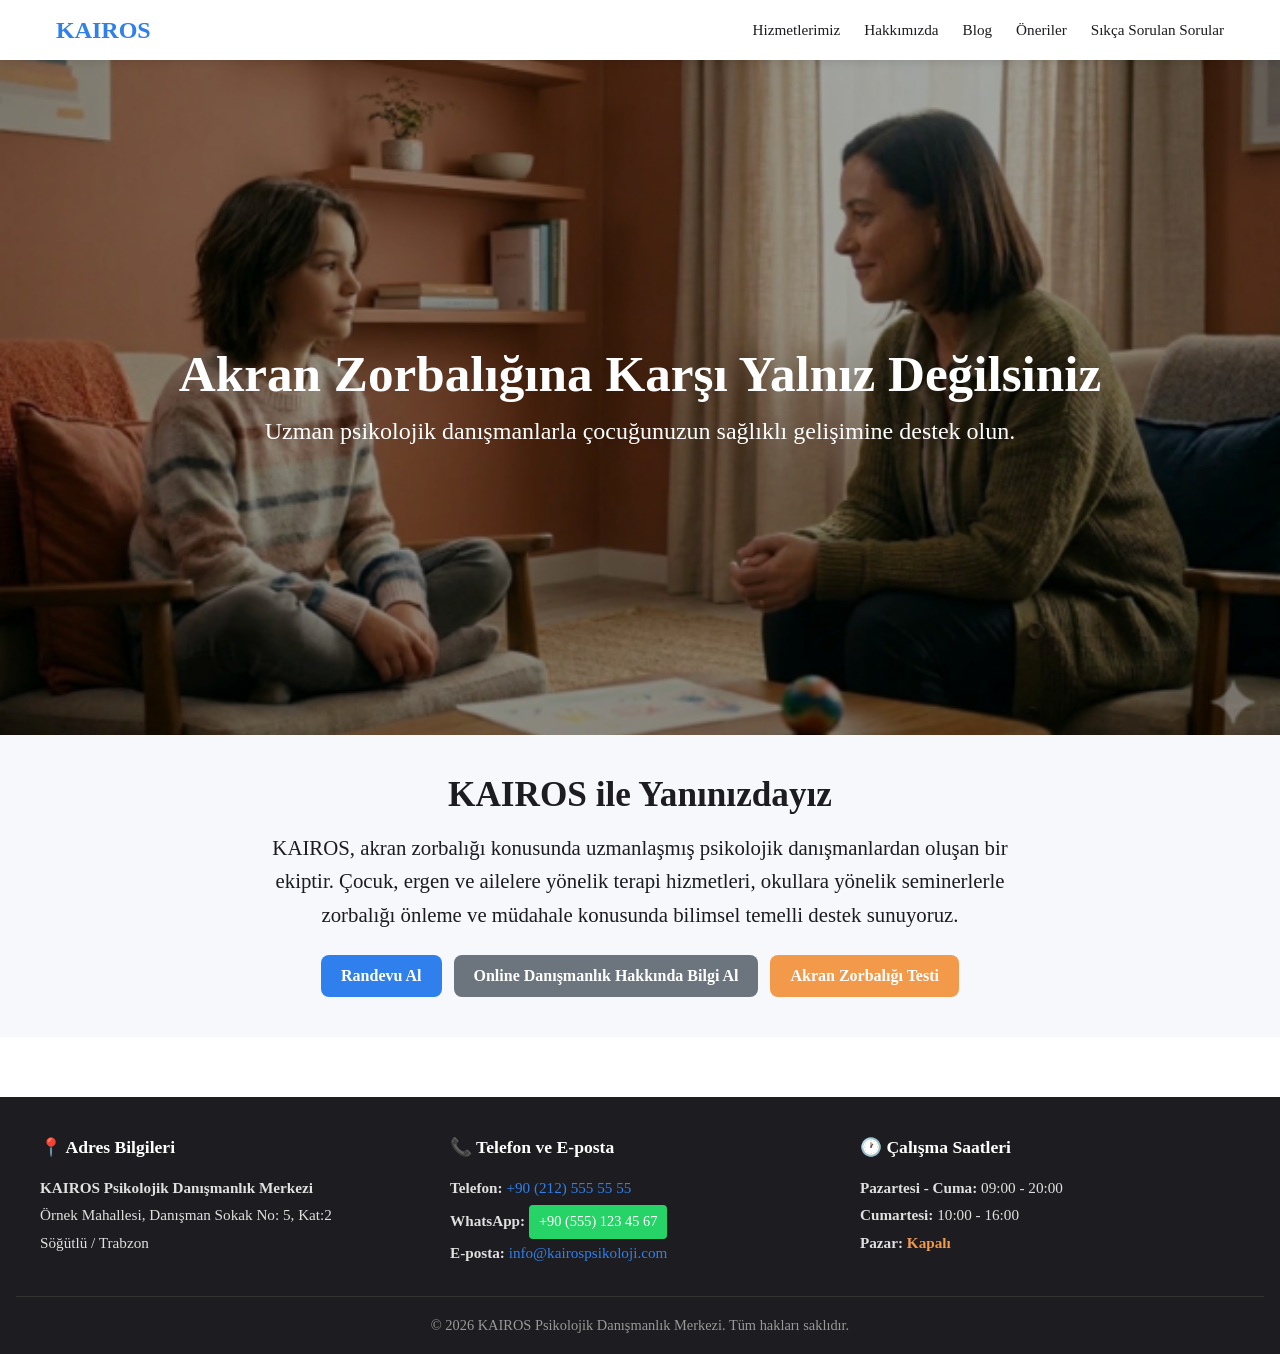
<file: index.html>
<!DOCTYPE html>
<html lang="tr">
<head>
  <meta charset="UTF-8" />
  <meta name="viewport" content="width=device-width, initial-scale=1.0" />
  <title>Ana Sayfa</title>
  <link rel="stylesheet" href="styles.css" />
</head>
<body>
   <nav class="navbar">
    <div class="navbar-container">
      <a href="index.html" class="navbar-brand">KAIROS</a>
      <ul class="navbar-menu">
        <li><a href="Hizmetler.html">Hizmetlerimiz</a></li>
        <li><a href="Hakkimizda.html">Hakkımızda</a></li>
        <li><a href="Blog.html">Blog</a></li>
        <li><a href="Onerilen.html">Öneriler</a></li>
        <li><a href="SSS.html">Sıkça Sorulan Sorular</a></li>
      </ul>
    </div>
  </nav>

  <section class="hero">
    <div class="hero-content">
      <h1>Akran Zorbalığına Karşı Yalnız Değilsiniz</h1>
      <p>Uzman psikolojik danışmanlarla çocuğunuzun sağlıklı gelişimine destek olun.</p>
    </div>
  </section>

  <section class="about">
    <div class="about-container">
      <h2>KAIROS ile Yanınızdayız</h2>
      <p>KAIROS, akran zorbalığı konusunda uzmanlaşmış psikolojik danışmanlardan oluşan bir ekiptir. Çocuk, ergen ve ailelere yönelik terapi hizmetleri, okullara yönelik seminerlerle zorbalığı önleme ve müdahale konusunda bilimsel temelli destek sunuyoruz.</p>
      <div class="cta-buttons">
        <a href="Randevu.html" class="btn btn-primary">Randevu Al</a>
        <a href="Hizmetler.html#online-danismanlik" class="btn btn-secondary">Online Danışmanlık Hakkında Bilgi Al</a>
        <a href="Akran-zorbaligi-testi.html" class="btn btn-accent">Akran Zorbalığı Testi</a>
      </div>
    </div>
  </section>

  <footer class="footer">
  <div class="footer-container">

    <div class="footer-section address-section">
      <h4>📍 Adres Bilgileri</h4>
      <p>
        <strong>KAIROS Psikolojik Danışmanlık Merkezi</strong><br>
        Örnek Mahallesi, Danışman Sokak No: 5, Kat:2<br>
        Söğütlü / Trabzon
      </p>
    </div>

    <div class="footer-section contact-section">
      <h4>📞 Telefon ve E-posta</h4>
      <p>
        <strong>Telefon:</strong> <a href="tel:+905555555555">+90 (212) 555 55 55</a><br>
        <strong>WhatsApp:</strong> <a href="https://wa.me/905551234567" target="_blank" class="whatsapp-btn">+90 (555) 123 45 67</a><br>
        <strong>E-posta:</strong> <a href="mailto:info@kairospsikoloji.com">info@kairospsikoloji.com</a>
      </p>
    </div>

    <div class="footer-section hours-section">
      <h4>🕐 Çalışma Saatleri</h4>
      <p>
        <strong>Pazartesi - Cuma:</strong> 09:00 - 20:00<br>
        <strong>Cumartesi:</strong> 10:00 - 16:00<br>
        <strong>Pazar:</strong> <span class="closed">Kapalı</span>
      </p>
    </div>
  </div>

  <div class="footer-bottom">
    <p>&copy; 2026 KAIROS Psikolojik Danışmanlık Merkezi. Tüm hakları saklıdır.</p>
  </div>
</footer>

</body>
</html>
</file>
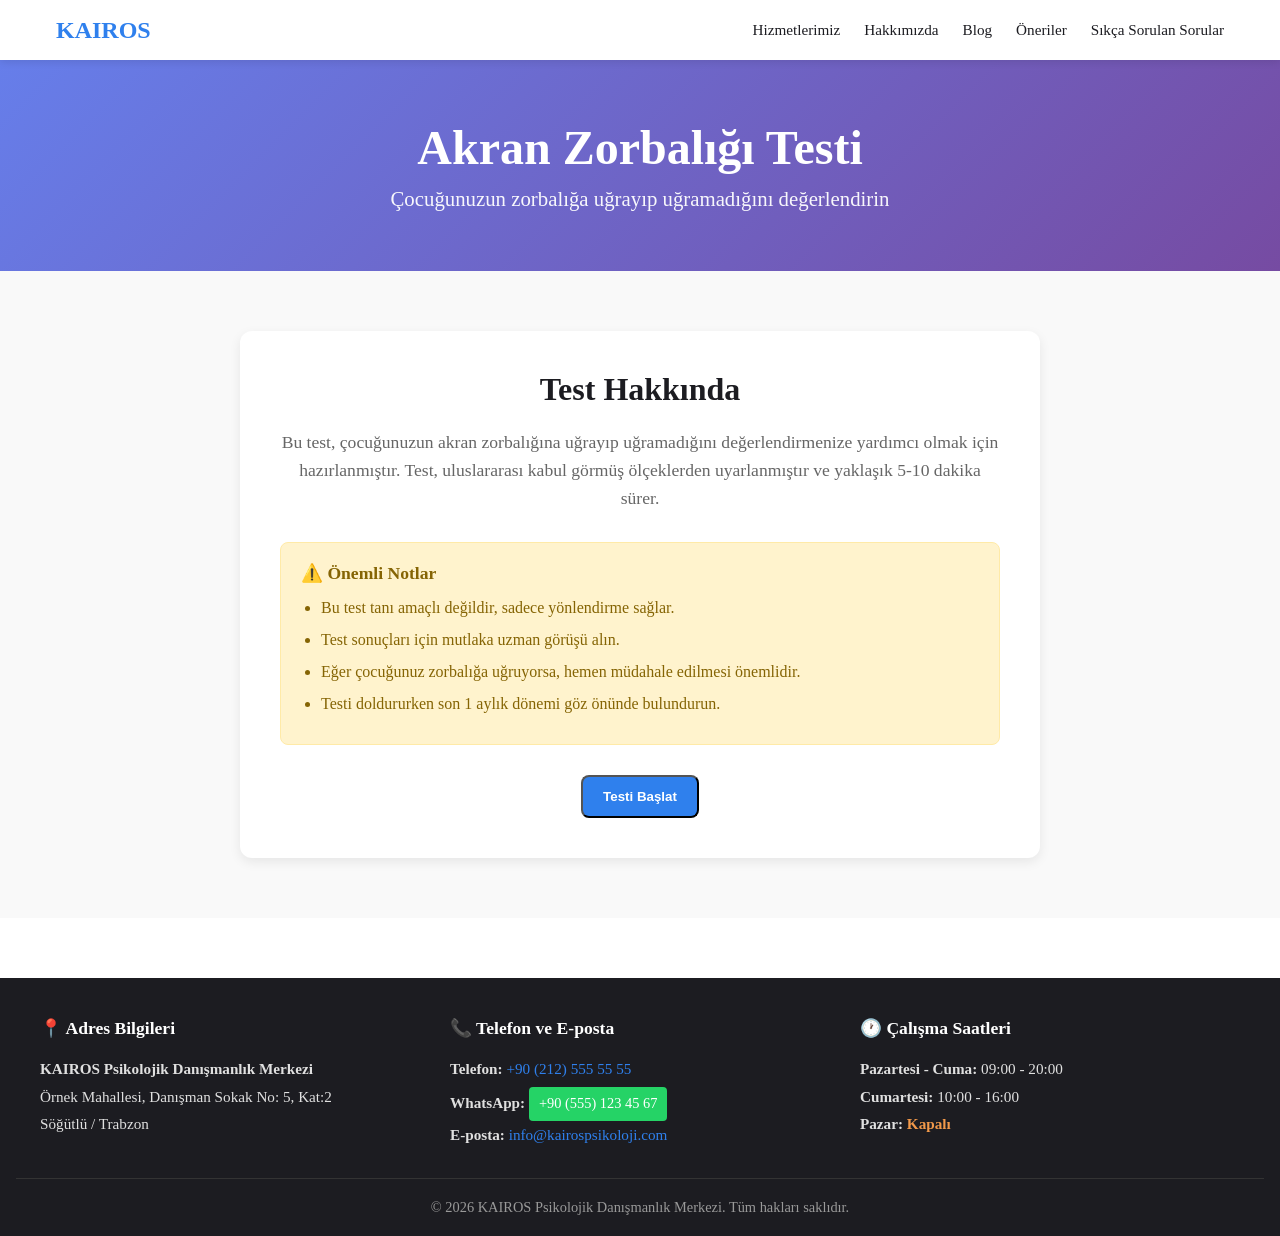
<file: Akran-zorbaligi-testi.html>
<!DOCTYPE html>
<html lang="tr">
<head>
  <meta charset="UTF-8" />
  <meta name="viewport" content="width=device-width, initial-scale=1.0" />
  <title>Akran Zorbalığı Testi - KAIROS</title>
  <link rel="stylesheet" href="styles.css" />
</head>
<body>
  <nav class="navbar">
    <div class="navbar-container">
      <a href="index.html" class="navbar-brand">KAIROS</a>
      <ul class="navbar-menu">
        <li><a href="Hizmetler.html">Hizmetlerimiz</a></li>
        <li><a href="Hakkimizda.html">Hakkımızda</a></li>
        <li><a href="Blog.html">Blog</a></li>
        <li><a href="Onerilen.html">Öneriler</a></li>
        <li><a href="SSS.html">Sıkça Sorulan Sorular</a></li>
      </ul>
    </div>
  </nav>

  <section class="test-header">
    <div class="test-header-content">
      <h1>Akran Zorbalığı Testi</h1>
      <p>Çocuğunuzun zorbalığa uğrayıp uğramadığını değerlendirin</p>
    </div>
  </section>

  <section class="test-section">
    <div class="test-container">
      <div class="test-intro">
        <h2>Test Hakkında</h2>
        <p>Bu test, çocuğunuzun akran zorbalığına uğrayıp uğramadığını değerlendirmenize yardımcı olmak için hazırlanmıştır. Test, uluslararası kabul görmüş ölçeklerden uyarlanmıştır ve yaklaşık 5-10 dakika sürer.</p>

        <div class="test-notice">
          <h3>⚠️ Önemli Notlar</h3>
          <ul>
            <li>Bu test tanı amaçlı değildir, sadece yönlendirme sağlar.</li>
            <li>Test sonuçları için mutlaka uzman görüşü alın.</li>
            <li>Eğer çocuğunuz zorbalığa uğruyorsa, hemen müdahale edilmesi önemlidir.</li>
            <li>Testi doldururken son 1 aylık dönemi göz önünde bulundurun.</li>
          </ul>
        </div>

        <button id="startTest" class="btn btn-primary">Testi Başlat</button>
      </div>

      <form id="testForm" class="test-form" style="display: none;">
        <div class="question-counter">
          <span id="currentQuestion">1</span> / 15
        </div>

        <div id="questionContainer">
        </div>

        <div class="test-navigation">
          <button type="button" id="prevBtn" class="btn btn-secondary" style="display: none;">Önceki</button>
          <button type="button" id="nextBtn" class="btn btn-primary">Sonraki</button>
        </div>
      </form>

      <div id="results" class="test-results" style="display: none;">
        <h2>Test Sonuçları</h2>

        <div class="result-score">
          <div class="score-circle">
            <span id="scorePercentage">0</span>
            <span class="score-label">Risk Seviyesi</span>
          </div>
        </div>

        <div class="result-interpretation">
          <h3 id="resultTitle">Değerlendirme</h3>
          <p id="resultText">Sonuçlarınız analiz ediliyor...</p>
        </div>

        <div class="result-recommendations">
          <h3>Öneriler</h3>
          <ul id="recommendationsList">
          </ul>
        </div>

        <div class="result-actions">
          <a href="randevu.html" class="btn btn-primary">Uzman Görüşü Al</a>
          <a href="blog.html" class="btn btn-secondary">Bilgi Bankası</a>
          <button id="retakeTest" class="btn btn-accent">Testi Tekrar Yap</button>
        </div>
      </div>
    </div>
  </section>

 <footer class="footer">
  <div class="footer-container">

    <div class="footer-section address-section">
      <h4>📍 Adres Bilgileri</h4>
      <p>
        <strong>KAIROS Psikolojik Danışmanlık Merkezi</strong><br>
        Örnek Mahallesi, Danışman Sokak No: 5, Kat:2<br>
        Söğütlü / Trabzon
      </p>
    </div>

    <div class="footer-section contact-section">
      <h4>📞 Telefon ve E-posta</h4>
      <p>
        <strong>Telefon:</strong> <a href="tel:+905555555555">+90 (212) 555 55 55</a><br>
        <strong>WhatsApp:</strong> <a href="https://wa.me/905551234567" target="_blank" class="whatsapp-btn">+90 (555) 123 45 67</a><br>
        <strong>E-posta:</strong> <a href="mailto:info@kairospsikoloji.com">info@kairospsikoloji.com</a>
      </p>
    </div>

    <div class="footer-section hours-section">
      <h4>🕐 Çalışma Saatleri</h4>
      <p>
        <strong>Pazartesi - Cuma:</strong> 09:00 - 20:00<br>
        <strong>Cumartesi:</strong> 10:00 - 16:00<br>
        <strong>Pazar:</strong> <span class="closed">Kapalı</span>
      </p>
    </div>
  </div>

  <div class="footer-bottom">
    <p>&copy; 2026 KAIROS Psikolojik Danışmanlık Merkezi. Tüm hakları saklıdır.</p>
  </div>
</footer>
  <script>
    const questions = [
      {
        question: "Çocuğunuz son zamanlarda okula gitmek istemiyor mu?",
        options: ["Hiç", "Bazen", "Sık sık", "Her zaman"]
      },
      {
        question: "Çocuğunuzun eşyaları sık sık kayboluyor veya bozuluyor mu?",
        options: ["Hiç", "Bazen", "Sık sık", "Her zaman"]
      },
      {
        question: "Çocuğunuz arkadaşlarıyla oynamaktan kaçınıyor mu?",
        options: ["Hiç", "Bazen", "Sık sık", "Her zaman"]
      },
      {
        question: "Çocuğunuzun davranışlarında ani değişiklikler oluyor mu (daha içine kapanık, agresif vb.)?",
        options: ["Hiç", "Bazen", "Sık sık", "Her zaman"]
      },
      {
        question: "Çocuğunuz yemek yemiyor veya uyku düzeninde sorun yaşıyor mu?",
        options: ["Hiç", "Bazen", "Sık sık", "Her zaman"]
      },
      {
        question: "Çocuğunuz okul sonrası aktivitelerden kaçınıyor mu?",
        options: ["Hiç", "Bazen", "Sık sık", "Her zaman"]
      },
      {
        question: "Çocuğunuz size zorbalık yaşadığını söyledi mi?",
        options: ["Hayır", "Evet, bir kez", "Evet, birkaç kez", "Evet, sık sık"]
      },
      {
        question: "Çocuğunuzun vücudunda açıklanamayan yaralar, çürükler var mı?",
        options: ["Hiç", "Bazen", "Sık sık", "Her zaman"]
      },
      {
        question: "Çocuğunuz derslerinde başarısı düştü mü?",
        options: ["Hiç", "Biraz", "Orta derecede", "Çok fazla"]
      },
      {
        question: "Çocuğunuz sosyal medya veya mesajlaşma uygulamalarında sorun yaşıyor mu?",
        options: ["Hiç", "Bazen", "Sık sık", "Her zaman"]
      },
      {
        question: "Çocuğunuz arkadaş grubundan dışlanıyor mu?",
        options: ["Hiç", "Bazen", "Sık sık", "Her zaman"]
      },
      {
        question: "Çocuğunuz ev ödevlerini yapmaktan kaçınıyor mu?",
        options: ["Hiç", "Bazen", "Sık sık", "Her zaman"]
      },
      {
        question: "Çocuğunuzun özgüveni düştü mü?",
        options: ["Hiç", "Biraz", "Orta derecede", "Çok fazla"]
      },
      {
        question: "Çocuğunuz okulda yalnız mı kalıyor?",
        options: ["Hiç", "Bazen", "Sık sık", "Her zaman"]
      },
      {
        question: "Çocuğunuz zorbalıkla ilgili kabus görüyor mu?",
        options: ["Hiç", "Bazen", "Sık sık", "Her zaman"]
      }
    ];

    let currentQuestionIndex = 0;
    let answers = new Array(questions.length).fill(null);

    document.getElementById('startTest').addEventListener('click', function() {
      document.querySelector('.test-intro').style.display = 'none';
      document.getElementById('testForm').style.display = 'block';
      showQuestion(0);
    });

    function showQuestion(index) {
      const questionContainer = document.getElementById('questionContainer');
      const currentQ = questions[index];

      questionContainer.innerHTML = `
        <div class="question">
          <h3>${currentQ.question}</h3>
          <div class="options">
            ${currentQ.options.map((option, optionIndex) => `
              <label class="option-label">
                <input type="radio" name="question${index}" value="${optionIndex}" ${answers[index] === optionIndex ? 'checked' : ''}>
                <span class="option-text">${option}</span>
              </label>
            `).join('')}
          </div>
        </div>
      `;

      document.getElementById('currentQuestion').textContent = index + 1;

      document.getElementById('prevBtn').style.display = index > 0 ? 'inline-block' : 'none';
      document.getElementById('nextBtn').textContent = index === questions.length - 1 ? 'Sonuçları Göster' : 'Sonraki';
    }

    document.getElementById('nextBtn').addEventListener('click', function() {
      const selectedOption = document.querySelector(`input[name="question${currentQuestionIndex}"]:checked`);

      if (!selectedOption) {
        alert('Lütfen bir seçenek seçin.');
        return;
      }

      answers[currentQuestionIndex] = parseInt(selectedOption.value);

      if (currentQuestionIndex < questions.length - 1) {
        currentQuestionIndex++;
        showQuestion(currentQuestionIndex);
      } else {
        showResults();
      }
    });

    document.getElementById('prevBtn').addEventListener('click', function() {
      if (currentQuestionIndex > 0) {
        currentQuestionIndex--;
        showQuestion(currentQuestionIndex);
      }
    });

    function showResults() {
      document.getElementById('testForm').style.display = 'none';
      document.getElementById('results').style.display = 'block';

      const totalScore = answers.reduce((sum, answer) => sum + answer, 0);
      const maxScore = (questions.length - 1) * 3; 
      const percentage = Math.round((totalScore / maxScore) * 100);

      document.getElementById('scorePercentage').textContent = percentage + '%';

      let resultTitle, resultText, recommendations;

      if (percentage <= 20) {
        resultTitle = 'Düşük Risk';
        resultText = 'Çocuğunuzun zorbalığa uğradığına dair belirgin işaretler bulunmuyor. Ancak bu durum zaman içinde değişebilir. Çocuğunuzla iletişim halinde kalın ve gelişmeleri takip edin.';
        recommendations = [
          'Çocuğunuzla açık iletişim kurmaya devam edin',
          'Okul aktivitelerine katılımını teşvik edin',
          'Arkadaşlık ilişkilerini gözlemleyin'
        ];
      } else if (percentage <= 50) {
        resultTitle = 'Orta Risk';
        resultText = 'Çocuğunuzda zorbalığa uğradığına dair bazı işaretler var. Bu durumun gelişip gelişmediğini yakından takip edin. Gerekirse okul yönetimi ve öğretmenlerle görüşün.';
        recommendations = [
          'Okul müdürü veya sınıf öğretmeniyle görüşün',
          'Çocuğunuzun duygusal durumunu yakından takip edin',
          'Sosyal becerilerini geliştirecek aktiviteler planlayın',
          'Gerekirse uzman görüşü alın'
        ];
      } else {
        resultTitle = 'Yüksek Risk';
        resultText = 'Çocuğunuzun zorbalığa uğradığına dair güçlü işaretler var. Hemen müdahale edilmesi gerekiyor. Profesyonel yardım alın ve okul yönetimiyle işbirliği yapın.';
        recommendations = [
          'Derhal uzman psikolojik danışmanlık alın',
          'Okul yönetimiyle acil toplantı yapın',
          'Polis veya ilgili mercilere başvurun (gerekirse)',
          'Çocuğunuzla duygusal destek sağlayın',
          'Aile içi iletişim güçlendirin'
        ];
      }

      document.getElementById('resultTitle').textContent = resultTitle;
      document.getElementById('resultText').textContent = resultText;

      const recommendationsList = document.getElementById('recommendationsList');
      recommendationsList.innerHTML = recommendations.map(rec => `<li>${rec}</li>`).join('');

      window.scrollTo(0, 0);
    }

    document.getElementById('retakeTest').addEventListener('click', function() {
      currentQuestionIndex = 0;
      answers = new Array(questions.length).fill(null);
      document.getElementById('results').style.display = 'none';
      document.querySelector('.test-intro').style.display = 'block';
      window.scrollTo(0, 0);
    });
  </script>

</body>
</html>
</file>
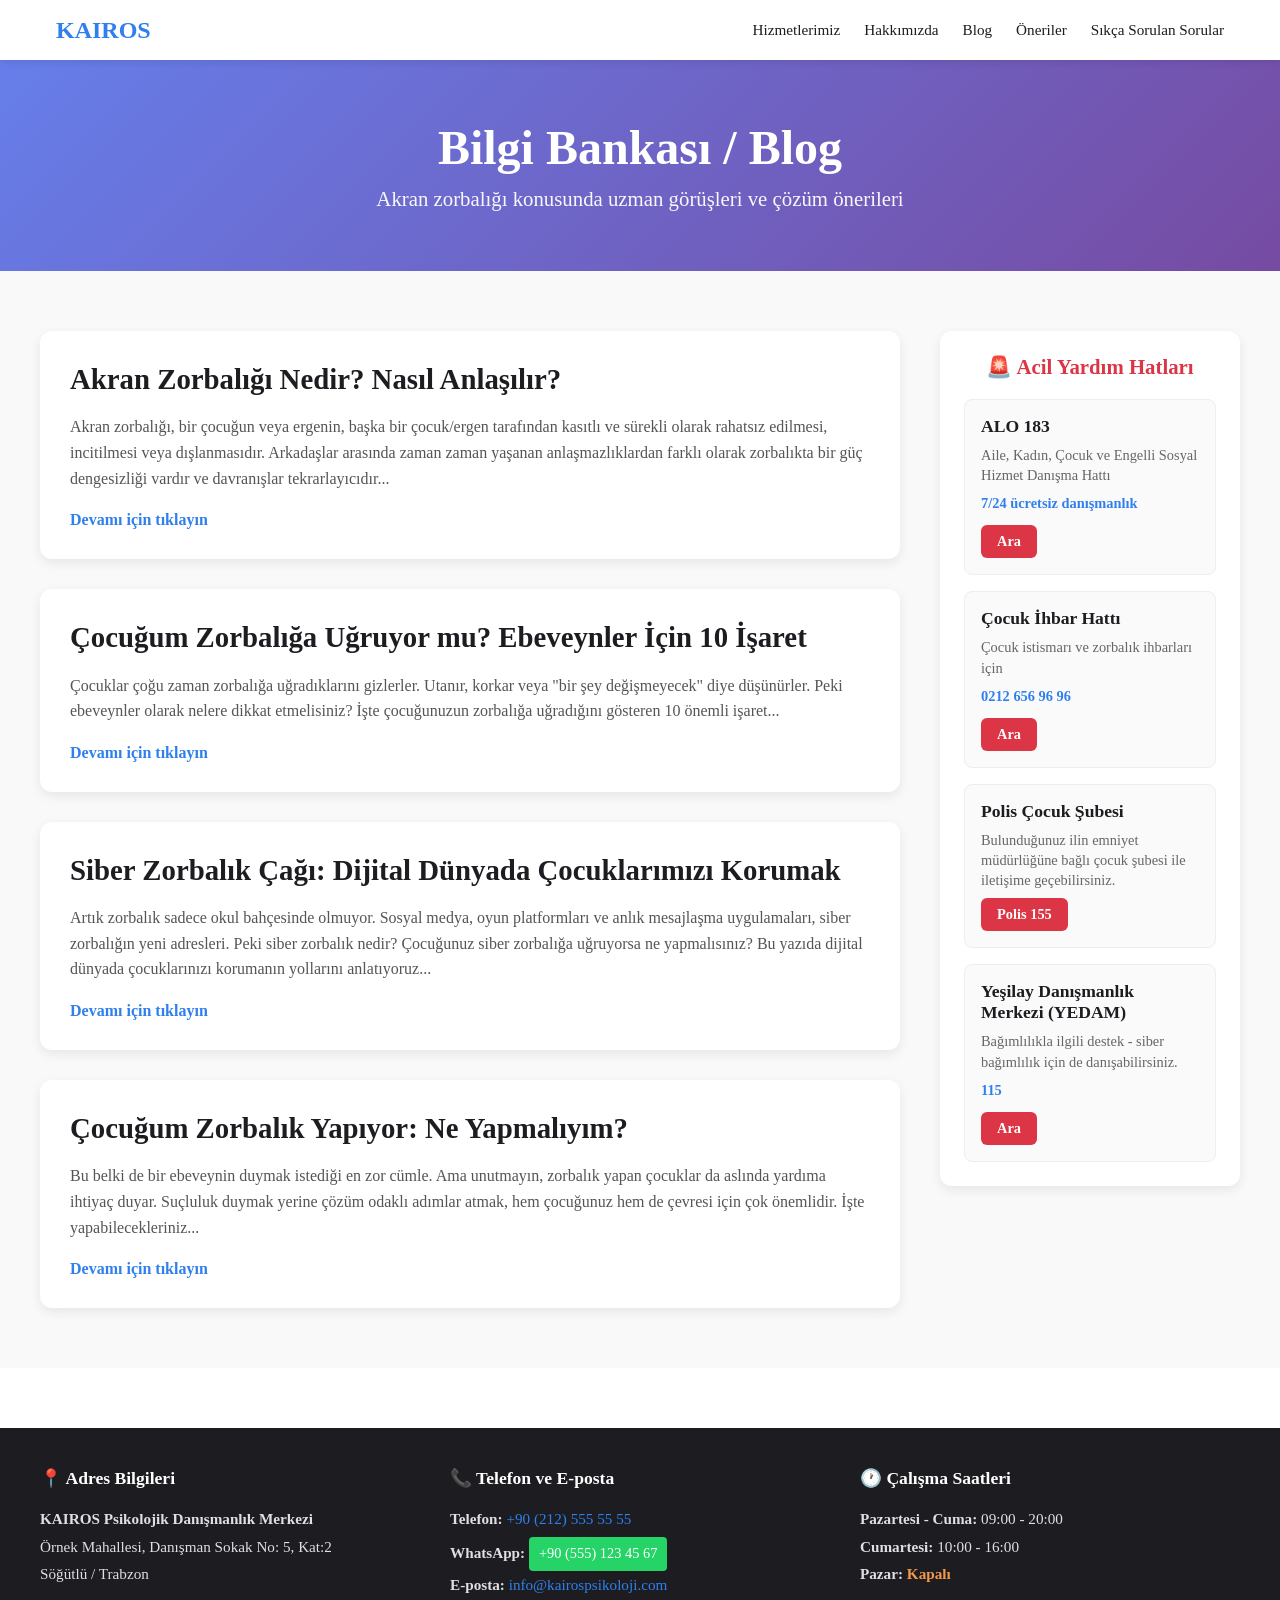
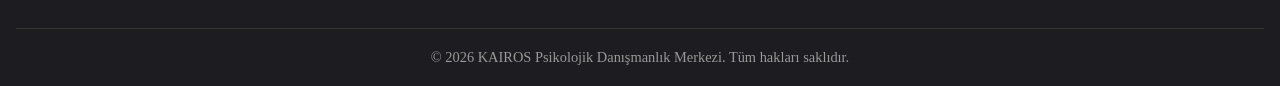
<file: Blog.html>
<!DOCTYPE html>
<html lang="tr">
<head>
  <meta charset="UTF-8" />
  <meta name="viewport" content="width=device-width, initial-scale=1.0" />
  <title>Bilgi Bankası / Blog - KAIROS</title>
  <link rel="stylesheet" href="styles.css" />
</head>
<body>
  <nav class="navbar">
    <div class="navbar-container">
      <a href="index.html" class="navbar-brand">KAIROS</a>
      <ul class="navbar-menu">
        <li><a href="Hizmetler.html">Hizmetlerimiz</a></li>
        <li><a href="Hakkimizda.html">Hakkımızda</a></li>
        <li><a href="Blog.html">Blog</a></li>
        <li><a href="Onerilen.html">Öneriler</a></li>
        <li><a href="SSS.html">Sıkça Sorulan Sorular</a></li>
      </ul>
    </div>
  </nav>


  <section class="blog-header">
    <div class="blog-header-content">
      <h1>Bilgi Bankası / Blog</h1>
      <p>Akran zorbalığı konusunda uzman görüşleri ve çözüm önerileri</p>
    </div>
  </section>

  <section class="blog-section">
    <div class="blog-container">
      <div class="blog-posts">
        <article class="blog-post">
          <div class="blog-post-content">
            <h2>Akran Zorbalığı Nedir? Nasıl Anlaşılır?</h2>
            <p>Akran zorbalığı, bir çocuğun veya ergenin, başka bir çocuk/ergen tarafından kasıtlı ve sürekli olarak rahatsız edilmesi, incitilmesi veya dışlanmasıdır. Arkadaşlar arasında zaman zaman yaşanan anlaşmazlıklardan farklı olarak zorbalıkta bir güç dengesizliği vardır ve davranışlar tekrarlayıcıdır...</p>
            <a href="#" class="read-more">Devamı için tıklayın</a>
          </div>
        </article>

        <article class="blog-post">
          <div class="blog-post-content">
            <h2>Çocuğum Zorbalığa Uğruyor mu? Ebeveynler İçin 10 İşaret</h2>
            <p>Çocuklar çoğu zaman zorbalığa uğradıklarını gizlerler. Utanır, korkar veya "bir şey değişmeyecek" diye düşünürler. Peki ebeveynler olarak nelere dikkat etmelisiniz? İşte çocuğunuzun zorbalığa uğradığını gösteren 10 önemli işaret...</p>
            <a href="#" class="read-more">Devamı için tıklayın</a>
          </div>
        </article>

        <article class="blog-post">
          <div class="blog-post-content">
            <h2>Siber Zorbalık Çağı: Dijital Dünyada Çocuklarımızı Korumak</h2>
            <p>Artık zorbalık sadece okul bahçesinde olmuyor. Sosyal medya, oyun platformları ve anlık mesajlaşma uygulamaları, siber zorbalığın yeni adresleri. Peki siber zorbalık nedir? Çocuğunuz siber zorbalığa uğruyorsa ne yapmalısınız? Bu yazıda dijital dünyada çocuklarınızı korumanın yollarını anlatıyoruz...</p>
            <a href="#" class="read-more">Devamı için tıklayın</a>
          </div>
        </article>

        <article class="blog-post">
          <div class="blog-post-content">
            <h2>Çocuğum Zorbalık Yapıyor: Ne Yapmalıyım?</h2>
            <p>Bu belki de bir ebeveynin duymak istediği en zor cümle. Ama unutmayın, zorbalık yapan çocuklar da aslında yardıma ihtiyaç duyar. Suçluluk duymak yerine çözüm odaklı adımlar atmak, hem çocuğunuz hem de çevresi için çok önemlidir. İşte yapabilecekleriniz...</p>
            <a href="#" class="read-more">Devamı için tıklayın</a>
          </div>
        </article>
      </div>

      <aside class="blog-sidebar">
        <div class="emergency-help">
          <h3>🚨 Acil Yardım Hatları</h3>
          <div class="help-lines">
            <div class="help-line">
              <h4>ALO 183</h4>
              <p>Aile, Kadın, Çocuk ve Engelli Sosyal Hizmet Danışma Hattı</p>
              <p class="help-detail">7/24 ücretsiz danışmanlık</p>
              <a href="tel:183" class="help-btn">Ara</a>
            </div>

            <div class="help-line">
              <h4>Çocuk İhbar Hattı</h4>
              <p>Çocuk istismarı ve zorbalık ihbarları için</p>
              <p class="help-detail">0212 656 96 96</p>
              <a href="tel:02126569696" class="help-btn">Ara</a>
            </div>

            <div class="help-line">
              <h4>Polis Çocuk Şubesi</h4>
              <p>Bulunduğunuz ilin emniyet müdürlüğüne bağlı çocuk şubesi ile iletişime geçebilirsiniz.</p>
              <a href="tel:155" class="help-btn">Polis 155</a>
            </div>

            <div class="help-line">
              <h4>Yeşilay Danışmanlık Merkezi (YEDAM)</h4>
              <p>Bağımlılıkla ilgili destek - siber bağımlılık için de danışabilirsiniz.</p>
              <p class="help-detail">115</p>
              <a href="tel:115" class="help-btn">Ara</a>
            </div>
          </div>
        </div>
      </aside>
    </div>
  </section>

 <footer class="footer">
  <div class="footer-container">

    <div class="footer-section address-section">
      <h4>📍 Adres Bilgileri</h4>
      <p>
        <strong>KAIROS Psikolojik Danışmanlık Merkezi</strong><br>
        Örnek Mahallesi, Danışman Sokak No: 5, Kat:2<br>
        Söğütlü / Trabzon
      </p>
    </div>

    <div class="footer-section contact-section">
      <h4>📞 Telefon ve E-posta</h4>
      <p>
        <strong>Telefon:</strong> <a href="tel:+905555555555">+90 (212) 555 55 55</a><br>
        <strong>WhatsApp:</strong> <a href="https://wa.me/905551234567" target="_blank" class="whatsapp-btn">+90 (555) 123 45 67</a><br>
        <strong>E-posta:</strong> <a href="mailto:info@kairospsikoloji.com">info@kairospsikoloji.com</a>
      </p>
    </div>

    <div class="footer-section hours-section">
      <h4>🕐 Çalışma Saatleri</h4>
      <p>
        <strong>Pazartesi - Cuma:</strong> 09:00 - 20:00<br>
        <strong>Cumartesi:</strong> 10:00 - 16:00<br>
        <strong>Pazar:</strong> <span class="closed">Kapalı</span>
      </p>
    </div>
  </div>

  <div class="footer-bottom">
    <p>&copy; 2026 KAIROS Psikolojik Danışmanlık Merkezi. Tüm hakları saklıdır.</p>
  </div>
</footer>


  
</body>
</html>
</file>
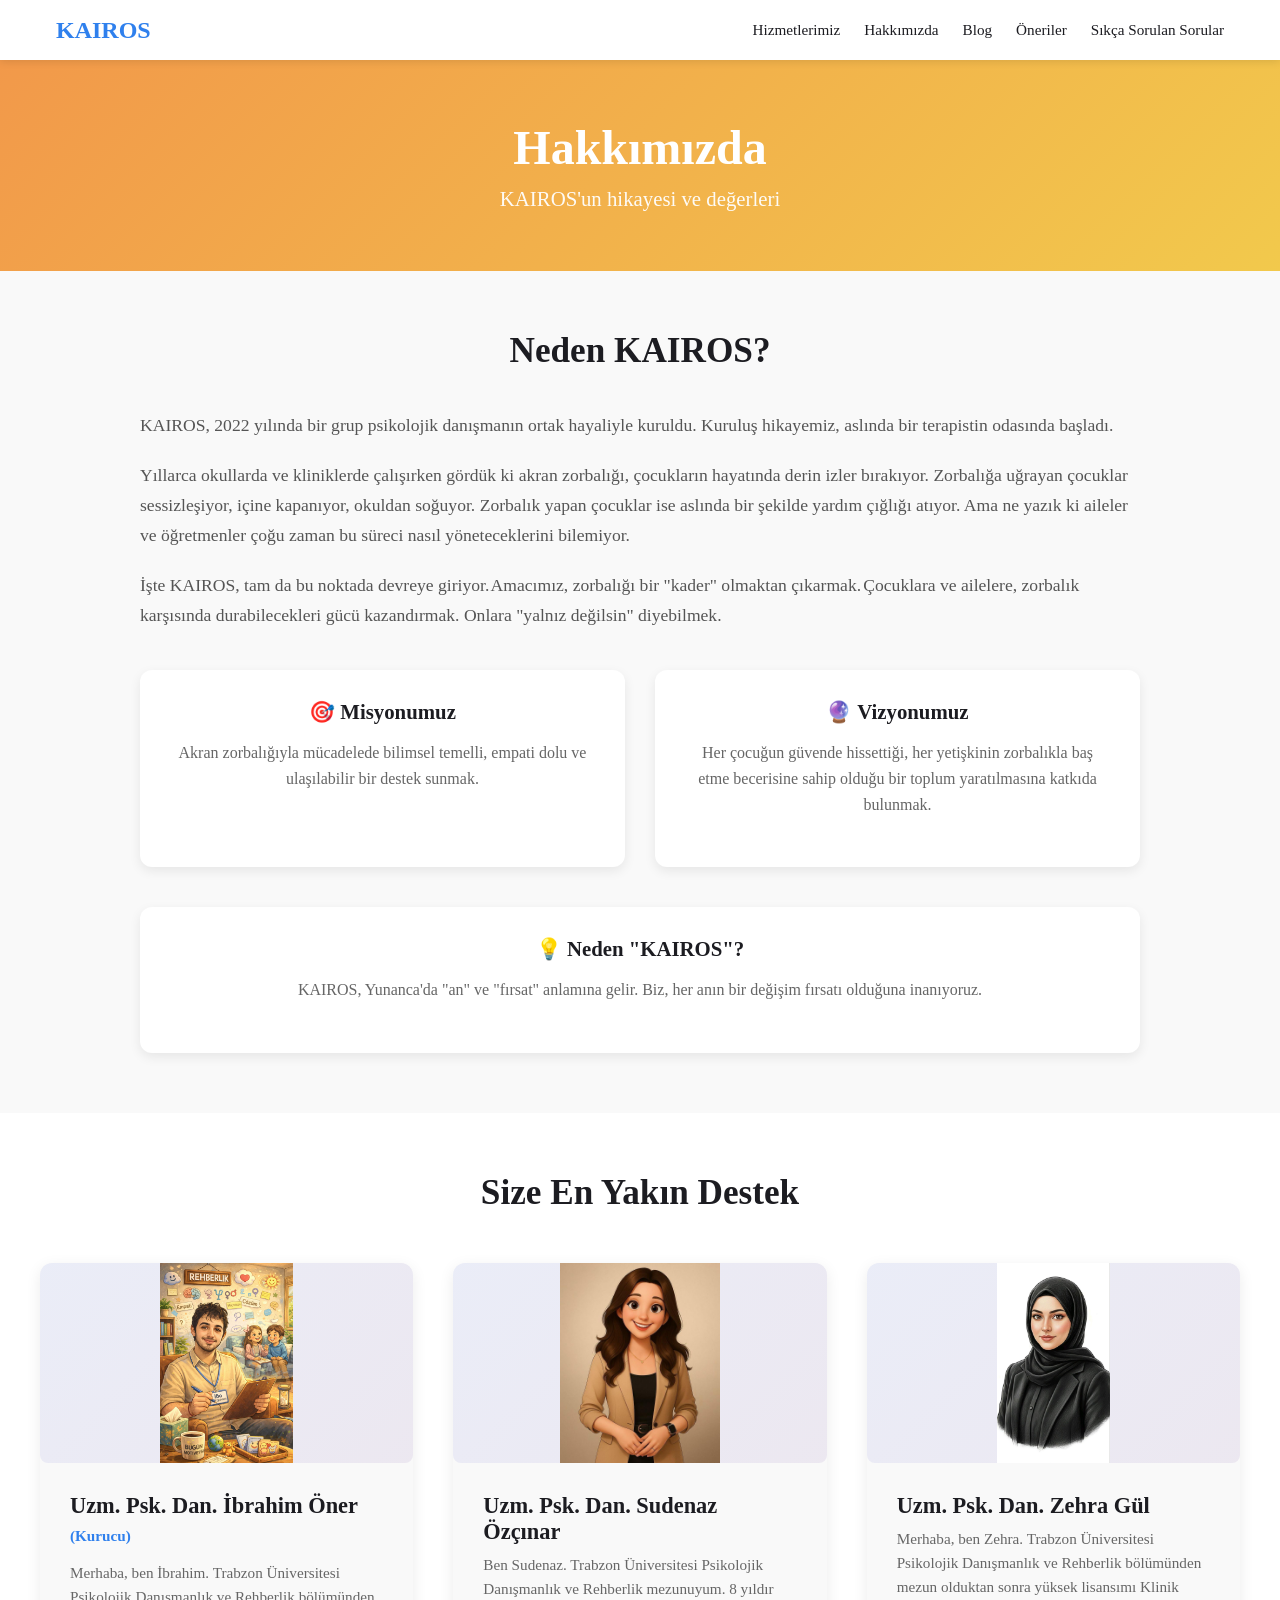
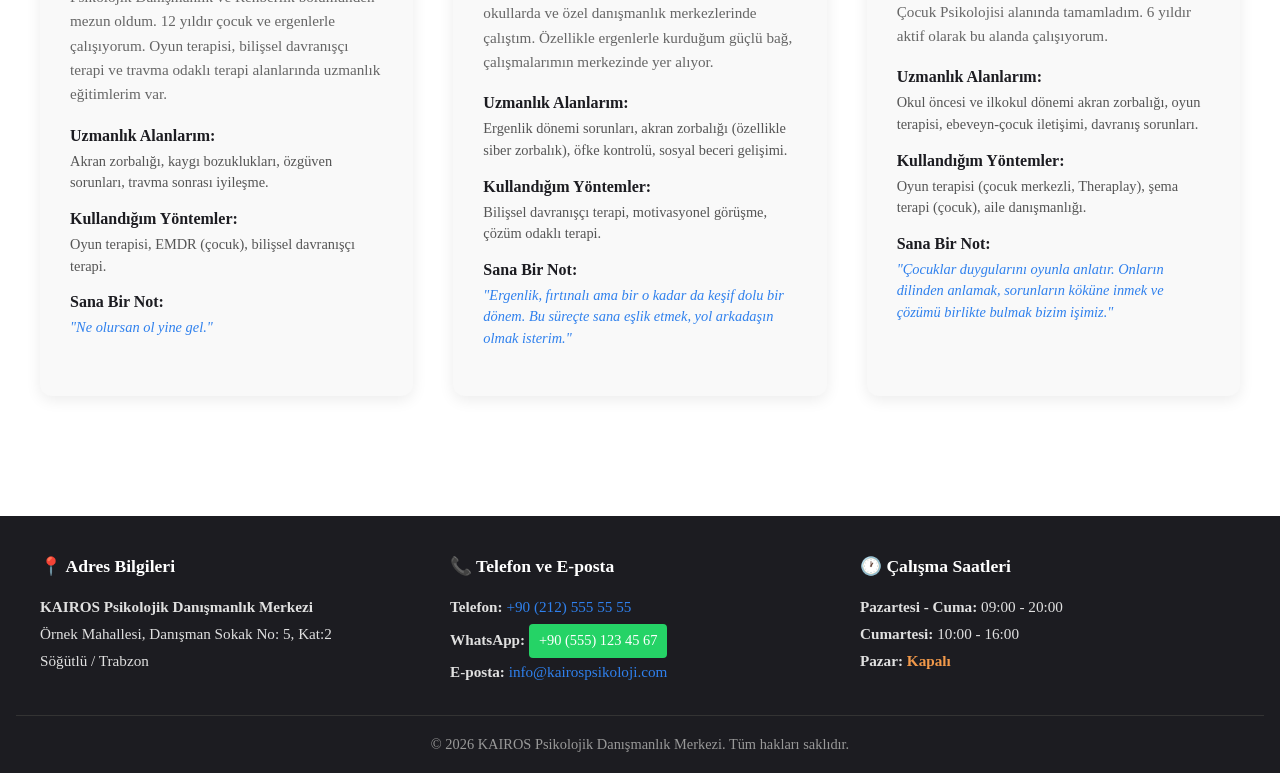
<file: Hakkimizda.html>
<!DOCTYPE html>
<html lang="tr">
<head>
  <meta charset="UTF-8" />
  <meta name="viewport" content="width=device-width, initial-scale=1.0" />
  <title>Hakkımızda - KAIROS</title>
  <link rel="stylesheet" href="styles.css" />
</head>
<body>
  <nav class="navbar">
    <div class="navbar-container">
      <a href="index.html" class="navbar-brand">KAIROS</a>
      <ul class="navbar-menu">
        <li><a href="Hizmetler.html">Hizmetlerimiz</a></li>
        <li><a href="Hakkimizda.html">Hakkımızda</a></li>
        <li><a href="Blog.html">Blog</a></li>
        <li><a href="Onerilen.html">Öneriler</a></li>
        <li><a href="SSS.html">Sıkça Sorulan Sorular</a></li>
      </ul>
    </div>
  </nav>

  <section class="hakkimizda-header">
    <div class="hakkimizda-header-content">
      <h1>Hakkımızda</h1>
      <p>KAIROS'un hikayesi ve değerleri</p>
    </div>
  </section>

  <section class="kurum-hikayesi">
    <div class="kurum-container">
      <h2>Neden KAIROS?</h2>
      <div class="hikaye-content">
        <p>KAIROS, 2022 yılında bir grup psikolojik danışmanın ortak hayaliyle kuruldu. Kuruluş hikayemiz, aslında bir terapistin odasında başladı.</p>

        <p>Yıllarca okullarda ve kliniklerde çalışırken gördük ki akran zorbalığı, çocukların hayatında derin izler bırakıyor. Zorbalığa uğrayan çocuklar sessizleşiyor, içine kapanıyor, okuldan soğuyor. Zorbalık yapan çocuklar ise aslında bir şekilde yardım çığlığı atıyor. Ama ne yazık ki aileler ve öğretmenler çoğu zaman bu süreci nasıl yöneteceklerini bilemiyor.</p>

        <p>İşte KAIROS, tam da bu noktada devreye giriyor. Amacımız, zorbalığı bir "kader" olmaktan çıkarmak. Çocuklara ve ailelere, zorbalık karşısında durabilecekleri gücü kazandırmak. Onlara "yalnız değilsin" diyebilmek.</p>

        <div class="misyon-vizyon">
          <div class="misyon">
            <h3>🎯 Misyonumuz</h3>
            <p>Akran zorbalığıyla mücadelede bilimsel temelli, empati dolu ve ulaşılabilir bir destek sunmak.</p>
          </div>

          <div class="vizyon">
            <h3>🔮 Vizyonumuz</h3>
            <p>Her çocuğun güvende hissettiği, her yetişkinin zorbalıkla baş etme becerisine sahip olduğu bir toplum yaratılmasına katkıda bulunmak.</p>
          </div>
        </div>

        <div class="isim-anlami">
          <h3>💡 Neden "KAIROS"?</h3>
          <p>KAIROS, Yunanca'da "an" ve "fırsat" anlamına gelir. Biz, her anın bir değişim fırsatı olduğuna inanıyoruz.</p>
        </div>
      </div>
    </div>
  </section>

  <section class="ekibimiz-section">
    <div class="ekibimiz-container">
      <h2>Size En Yakın Destek</h2>

      <div class="ekip-grid">
        <div class="ekip-card">
          <div class="ekip-photo">
            <img src="images/ibrahim.jpeg" alt="Uzm. Psk. Dan. İbrahim Öner">
          </div>
          <div class="ekip-info">
            <h3>Uzm. Psk. Dan. İbrahim Öner</h3>
            <p class="unvan">(Kurucu)</p>
            <div class="ozgecmis">
              <p>Merhaba, ben İbrahim. Trabzon Üniversitesi Psikolojik Danışmanlık ve Rehberlik bölümünden mezun oldum. 12 yıldır çocuk ve ergenlerle çalışıyorum. Oyun terapisi, bilişsel davranışçı terapi ve travma odaklı terapi alanlarında uzmanlık eğitimlerim var.</p>
            </div>
            <div class="uzmanlik">
              <h4>Uzmanlık Alanlarım:</h4>
              <p>Akran zorbalığı, kaygı bozuklukları, özgüven sorunları, travma sonrası iyileşme.</p>
            </div>
            <div class="yontemler">
              <h4>Kullandığım Yöntemler:</h4>
              <p>Oyun terapisi, EMDR (çocuk), bilişsel davranışçı terapi.</p>
            </div>
            <div class="not">
              <h4>Sana Bir Not:</h4>
              <p>"Ne olursan ol yine gel."</p>
            </div>
          </div>
        </div>

        <div class="ekip-card">
          <div class="ekip-photo">
            <img src="images/sudenaz.jpeg" alt="Uzm. Psk. Dan. Sudenaz Özçınar">
          </div>
          <div class="ekip-info">
            <h3>Uzm. Psk. Dan. Sudenaz Özçınar</h3>
            <div class="ozgecmis">
              <p>Ben Sudenaz. Trabzon Üniversitesi Psikolojik Danışmanlık ve Rehberlik mezunuyum. 8 yıldır okullarda ve özel danışmanlık merkezlerinde çalıştım. Özellikle ergenlerle kurduğum güçlü bağ, çalışmalarımın merkezinde yer alıyor.</p>
            </div>
            <div class="uzmanlik">
              <h4>Uzmanlık Alanlarım:</h4>
              <p>Ergenlik dönemi sorunları, akran zorbalığı (özellikle siber zorbalık), öfke kontrolü, sosyal beceri gelişimi.</p>
            </div>
            <div class="yontemler">
              <h4>Kullandığım Yöntemler:</h4>
              <p>Bilişsel davranışçı terapi, motivasyonel görüşme, çözüm odaklı terapi.</p>
            </div>
            <div class="not">
              <h4>Sana Bir Not:</h4>
              <p>"Ergenlik, fırtınalı ama bir o kadar da keşif dolu bir dönem. Bu süreçte sana eşlik etmek, yol arkadaşın olmak isterim."</p>
            </div>
          </div>
        </div>

        <div class="ekip-card">
          <div class="ekip-photo">
            <img src="images/zehra.jpeg" alt="Uzm. Psk. Dan. Zehra Gül">
          </div>
          <div class="ekip-info">
            <h3>Uzm. Psk. Dan. Zehra Gül</h3>
            <div class="ozgecmis">
              <p>Merhaba, ben Zehra. Trabzon Üniversitesi Psikolojik Danışmanlık ve Rehberlik bölümünden mezun olduktan sonra yüksek lisansımı Klinik Çocuk Psikolojisi alanında tamamladım. 6 yıldır aktif olarak bu alanda çalışıyorum.</p>
            </div>
            <div class="uzmanlik">
              <h4>Uzmanlık Alanlarım:</h4>
              <p>Okul öncesi ve ilkokul dönemi akran zorbalığı, oyun terapisi, ebeveyn-çocuk iletişimi, davranış sorunları.</p>
            </div>
            <div class="yontemler">
              <h4>Kullandığım Yöntemler:</h4>
              <p>Oyun terapisi (çocuk merkezli, Theraplay), şema terapi (çocuk), aile danışmanlığı.</p>
            </div>
            <div class="not">
              <h4>Sana Bir Not:</h4>
              <p>"Çocuklar duygularını oyunla anlatır. Onların dilinden anlamak, sorunların köküne inmek ve çözümü birlikte bulmak bizim işimiz."</p>
            </div>
          </div>
        </div>
      </div>
    </div>
  </section>

 <footer class="footer">
  <div class="footer-container">

    <div class="footer-section address-section">
      <h4>📍 Adres Bilgileri</h4>
      <p>
        <strong>KAIROS Psikolojik Danışmanlık Merkezi</strong><br>
        Örnek Mahallesi, Danışman Sokak No: 5, Kat:2<br>
        Söğütlü / Trabzon
      </p>
    </div>

    <div class="footer-section contact-section">
      <h4>📞 Telefon ve E-posta</h4>
      <p>
        <strong>Telefon:</strong> <a href="tel:+905555555555">+90 (212) 555 55 55</a><br>
        <strong>WhatsApp:</strong> <a href="https://wa.me/905551234567" target="_blank" class="whatsapp-btn">+90 (555) 123 45 67</a><br>
        <strong>E-posta:</strong> <a href="mailto:info@kairospsikoloji.com">info@kairospsikoloji.com</a>
      </p>
    </div>

    <div class="footer-section hours-section">
      <h4>🕐 Çalışma Saatleri</h4>
      <p>
        <strong>Pazartesi - Cuma:</strong> 09:00 - 20:00<br>
        <strong>Cumartesi:</strong> 10:00 - 16:00<br>
        <strong>Pazar:</strong> <span class="closed">Kapalı</span>
      </p>
    </div>
  </div>

  <div class="footer-bottom">
    <p>&copy; 2026 KAIROS Psikolojik Danışmanlık Merkezi. Tüm hakları saklıdır.</p>
  </div>
</footer>


  
</body>
</html>
</file>
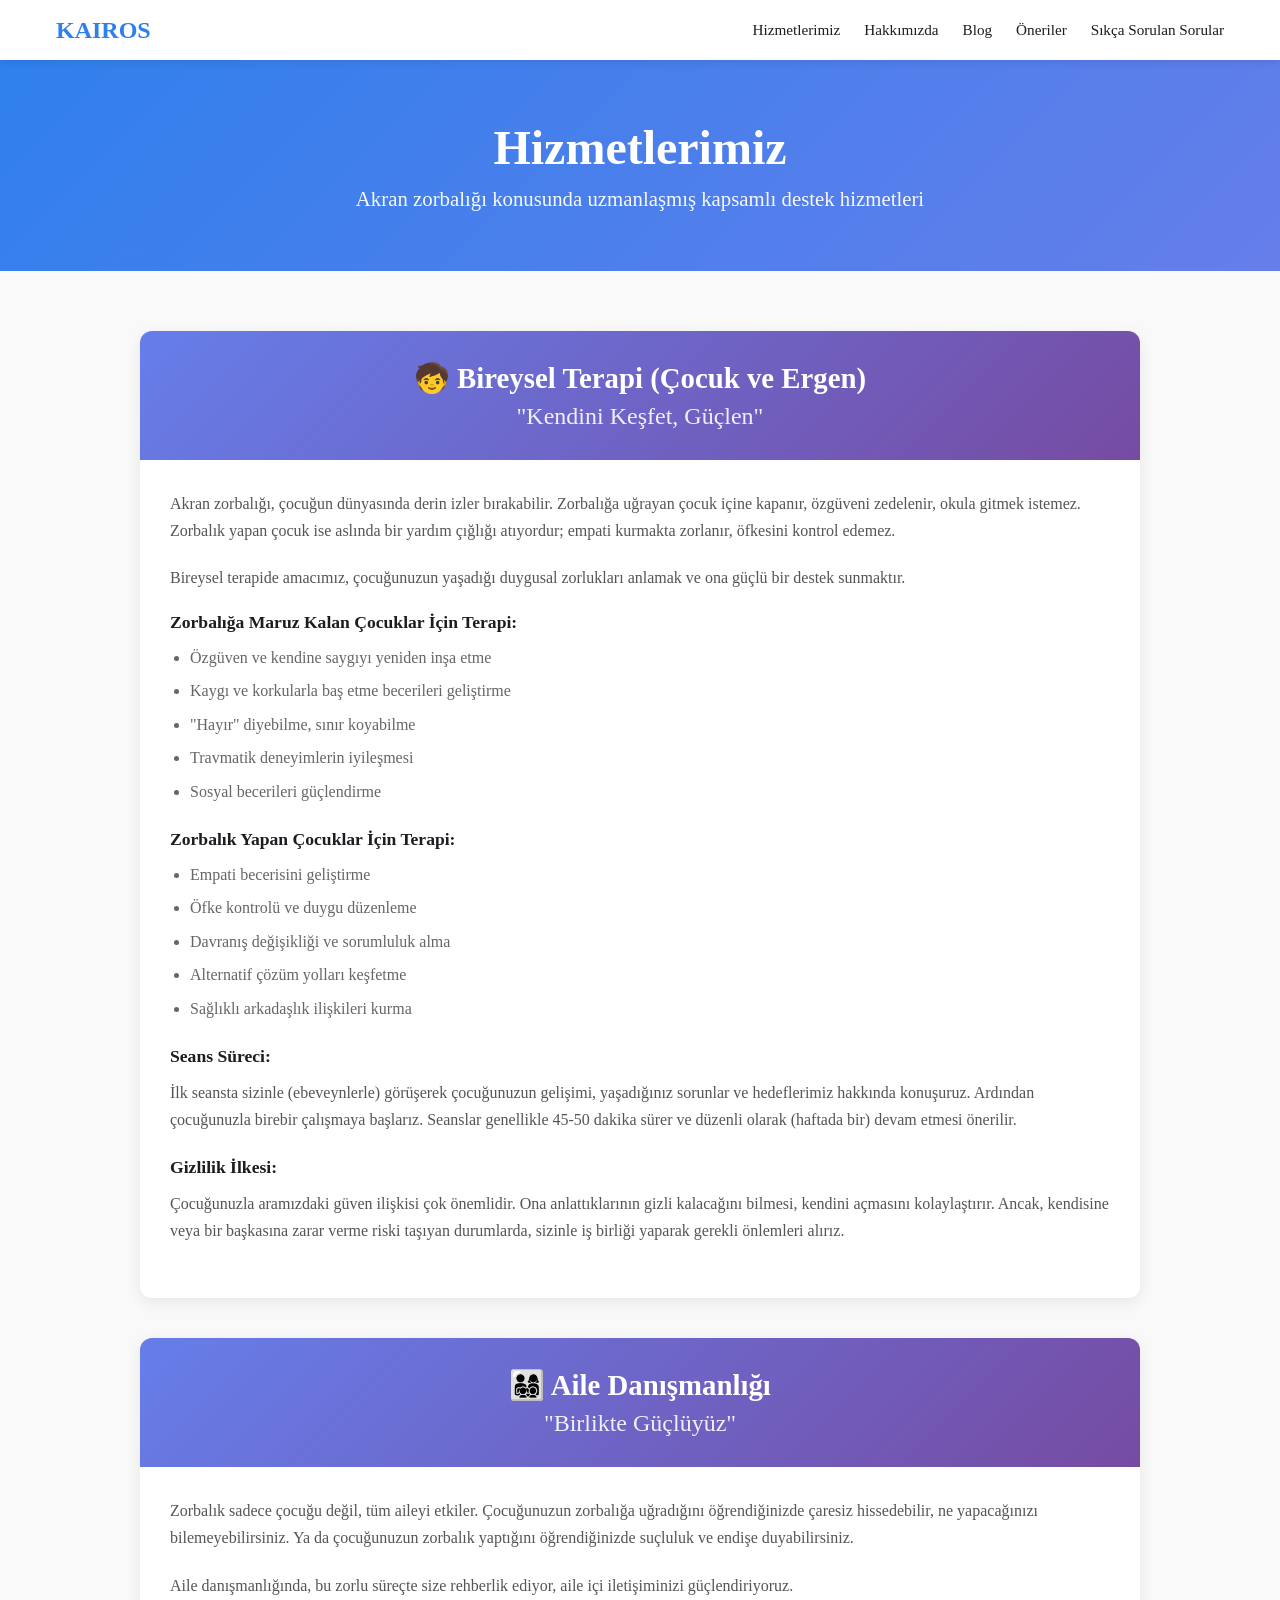
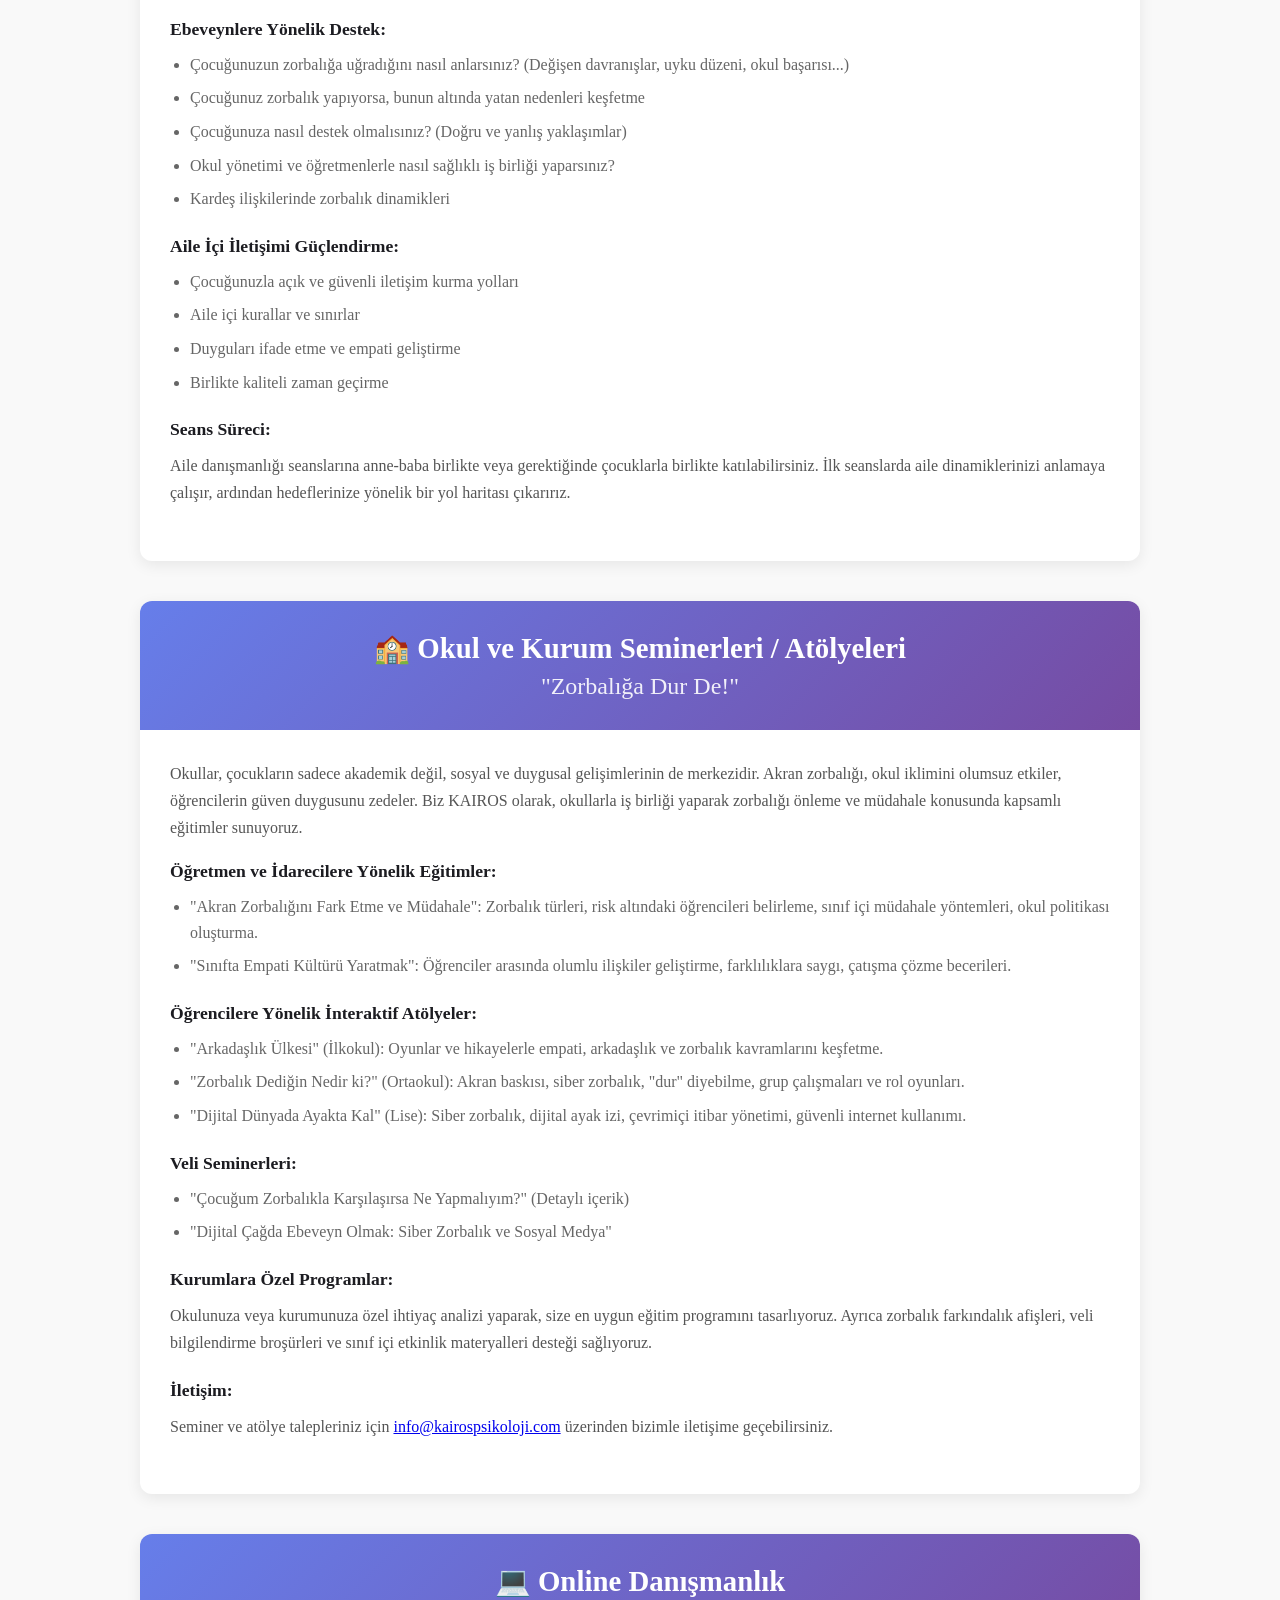
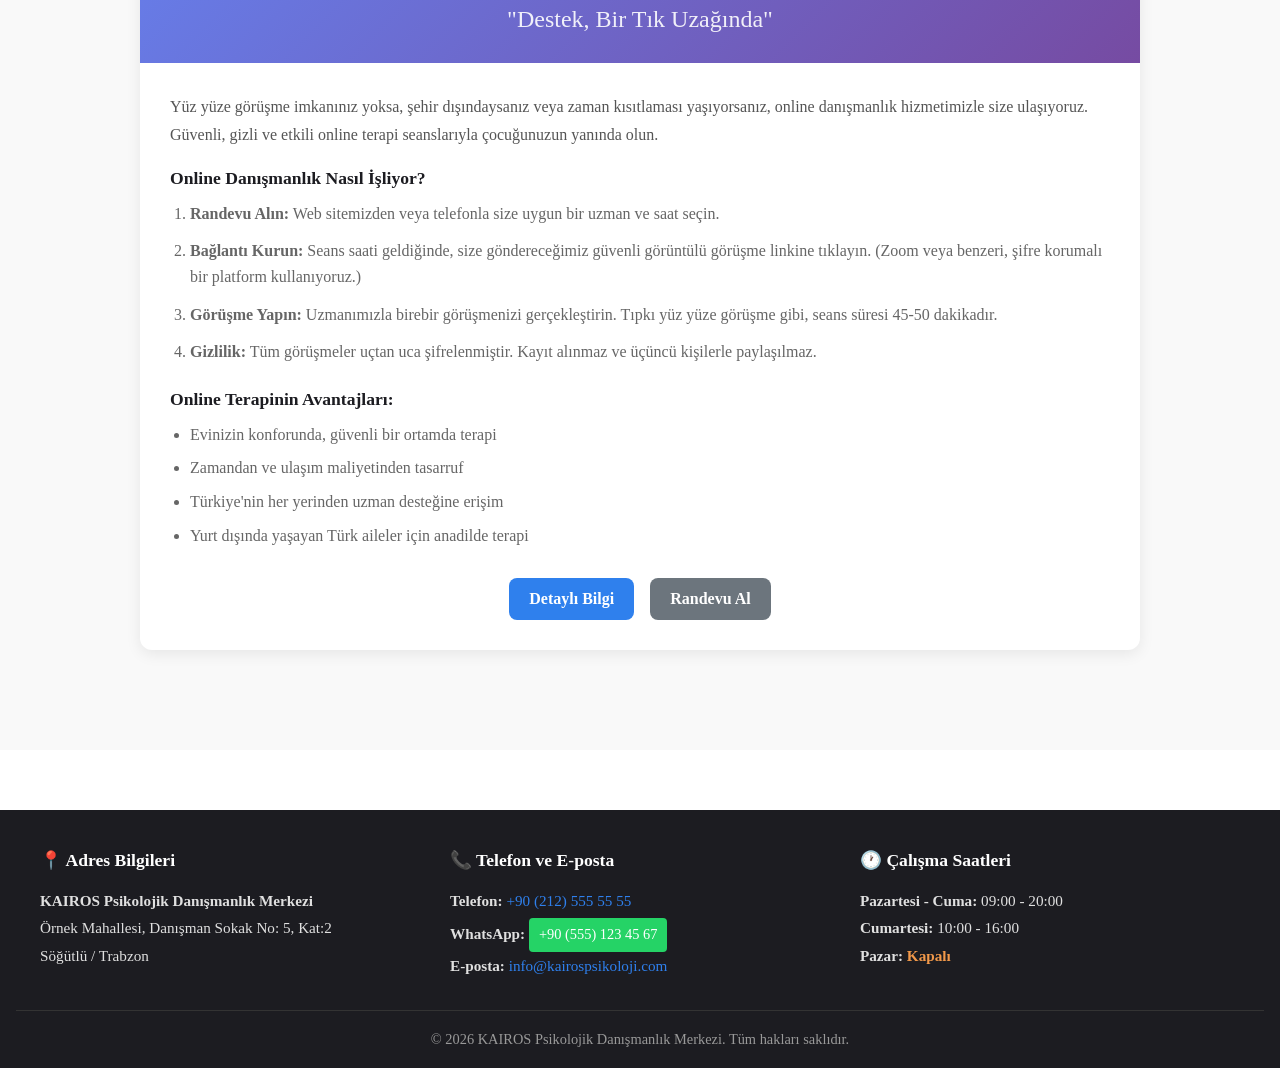
<file: Hizmetler.html>
<!DOCTYPE html>
<html lang="tr">
<head>
  <meta charset="UTF-8" />
  <meta name="viewport" content="width=device-width, initial-scale=1.0" />
  <title>Hizmetlerimiz - KAIROS</title>
  <link rel="stylesheet" href="styles.css" />
</head>
<body>
  <nav class="navbar">
    <div class="navbar-container">
      <a href="index.html" class="navbar-brand">KAIROS</a>
      <ul class="navbar-menu">
        <li><a href="Hizmetler.html">Hizmetlerimiz</a></li>
        <li><a href="Hakkimizda.html">Hakkımızda</a></li>
        <li><a href="Blog.html">Blog</a></li>
        <li><a href="Onerilen.html">Öneriler</a></li>
        <li><a href="SSS.html">Sıkça Sorulan Sorular</a></li>
      </ul>
    </div>
  </nav>

  <section class="hizmetler-header">
    <div class="hizmetler-header-content">
      <h1>Hizmetlerimiz</h1>
      <p>Akran zorbalığı konusunda uzmanlaşmış kapsamlı destek hizmetleri</p>
    </div>
  </section>

  <section class="hizmetler-section">
    <div class="hizmetler-container">

      <div class="hizmet-card">
        <div class="hizmet-header">
          <h2>🧒 Bireysel Terapi (Çocuk ve Ergen)</h2>
          <h3>"Kendini Keşfet, Güçlen"</h3>
        </div>
        <div class="hizmet-content">
          <p>Akran zorbalığı, çocuğun dünyasında derin izler bırakabilir. Zorbalığa uğrayan çocuk içine kapanır, özgüveni zedelenir, okula gitmek istemez. Zorbalık yapan çocuk ise aslında bir yardım çığlığı atıyordur; empati kurmakta zorlanır, öfkesini kontrol edemez.</p>
          <p>Bireysel terapide amacımız, çocuğunuzun yaşadığı duygusal zorlukları anlamak ve ona güçlü bir destek sunmaktır.</p>

          <div class="hizmet-subsection">
            <h4>Zorbalığa Maruz Kalan Çocuklar İçin Terapi:</h4>
            <ul>
              <li>Özgüven ve kendine saygıyı yeniden inşa etme</li>
              <li>Kaygı ve korkularla baş etme becerileri geliştirme</li>
              <li>"Hayır" diyebilme, sınır koyabilme</li>
              <li>Travmatik deneyimlerin iyileşmesi</li>
              <li>Sosyal becerileri güçlendirme</li>
            </ul>
          </div>

          <div class="hizmet-subsection">
            <h4>Zorbalık Yapan Çocuklar İçin Terapi:</h4>
            <ul>
              <li>Empati becerisini geliştirme</li>
              <li>Öfke kontrolü ve duygu düzenleme</li>
              <li>Davranış değişikliği ve sorumluluk alma</li>
              <li>Alternatif çözüm yolları keşfetme</li>
              <li>Sağlıklı arkadaşlık ilişkileri kurma</li>
            </ul>
          </div>

          <div class="hizmet-subsection">
            <h4>Seans Süreci:</h4>
            <p>İlk seansta sizinle (ebeveynlerle) görüşerek çocuğunuzun gelişimi, yaşadığınız sorunlar ve hedeflerimiz hakkında konuşuruz. Ardından çocuğunuzla birebir çalışmaya başlarız. Seanslar genellikle 45-50 dakika sürer ve düzenli olarak (haftada bir) devam etmesi önerilir.</p>
          </div>

          <div class="hizmet-subsection">
            <h4>Gizlilik İlkesi:</h4>
            <p>Çocuğunuzla aramızdaki güven ilişkisi çok önemlidir. Ona anlattıklarının gizli kalacağını bilmesi, kendini açmasını kolaylaştırır. Ancak, kendisine veya bir başkasına zarar verme riski taşıyan durumlarda, sizinle iş birliği yaparak gerekli önlemleri alırız.</p>
          </div>
        </div>
      </div>

      <div class="hizmet-card">
        <div class="hizmet-header">
          <h2>👨‍👩‍👧‍👦 Aile Danışmanlığı</h2>
          <h3>"Birlikte Güçlüyüz"</h3>
        </div>
        <div class="hizmet-content">
          <p>Zorbalık sadece çocuğu değil, tüm aileyi etkiler. Çocuğunuzun zorbalığa uğradığını öğrendiğinizde çaresiz hissedebilir, ne yapacağınızı bilemeyebilirsiniz. Ya da çocuğunuzun zorbalık yaptığını öğrendiğinizde suçluluk ve endişe duyabilirsiniz.</p>
          <p>Aile danışmanlığında, bu zorlu süreçte size rehberlik ediyor, aile içi iletişiminizi güçlendiriyoruz.</p>

          <div class="hizmet-subsection">
            <h4>Ebeveynlere Yönelik Destek:</h4>
            <ul>
              <li>Çocuğunuzun zorbalığa uğradığını nasıl anlarsınız? (Değişen davranışlar, uyku düzeni, okul başarısı...)</li>
              <li>Çocuğunuz zorbalık yapıyorsa, bunun altında yatan nedenleri keşfetme</li>
              <li>Çocuğunuza nasıl destek olmalısınız? (Doğru ve yanlış yaklaşımlar)</li>
              <li>Okul yönetimi ve öğretmenlerle nasıl sağlıklı iş birliği yaparsınız?</li>
              <li>Kardeş ilişkilerinde zorbalık dinamikleri</li>
            </ul>
          </div>

          <div class="hizmet-subsection">
            <h4>Aile İçi İletişimi Güçlendirme:</h4>
            <ul>
              <li>Çocuğunuzla açık ve güvenli iletişim kurma yolları</li>
              <li>Aile içi kurallar ve sınırlar</li>
              <li>Duyguları ifade etme ve empati geliştirme</li>
              <li>Birlikte kaliteli zaman geçirme</li>
            </ul>
          </div>

          <div class="hizmet-subsection">
            <h4>Seans Süreci:</h4>
            <p>Aile danışmanlığı seanslarına anne-baba birlikte veya gerektiğinde çocuklarla birlikte katılabilirsiniz. İlk seanslarda aile dinamiklerinizi anlamaya çalışır, ardından hedeflerinize yönelik bir yol haritası çıkarırız.</p>
          </div>
        </div>
      </div>

      <div class="hizmet-card">
        <div class="hizmet-header">
          <h2>🏫 Okul ve Kurum Seminerleri / Atölyeleri</h2>
          <h3>"Zorbalığa Dur De!"</h3>
        </div>
        <div class="hizmet-content">
          <p>Okullar, çocukların sadece akademik değil, sosyal ve duygusal gelişimlerinin de merkezidir. Akran zorbalığı, okul iklimini olumsuz etkiler, öğrencilerin güven duygusunu zedeler. Biz KAIROS olarak, okullarla iş birliği yaparak zorbalığı önleme ve müdahale konusunda kapsamlı eğitimler sunuyoruz.</p>

          <div class="hizmet-subsection">
            <h4>Öğretmen ve İdarecilere Yönelik Eğitimler:</h4>
            <ul>
              <li>"Akran Zorbalığını Fark Etme ve Müdahale": Zorbalık türleri, risk altındaki öğrencileri belirleme, sınıf içi müdahale yöntemleri, okul politikası oluşturma.</li>
              <li>"Sınıfta Empati Kültürü Yaratmak": Öğrenciler arasında olumlu ilişkiler geliştirme, farklılıklara saygı, çatışma çözme becerileri.</li>
            </ul>
          </div>

          <div class="hizmet-subsection">
            <h4>Öğrencilere Yönelik İnteraktif Atölyeler:</h4>
            <ul>
              <li>"Arkadaşlık Ülkesi" (İlkokul): Oyunlar ve hikayelerle empati, arkadaşlık ve zorbalık kavramlarını keşfetme.</li>
              <li>"Zorbalık Dediğin Nedir ki?" (Ortaokul): Akran baskısı, siber zorbalık, "dur" diyebilme, grup çalışmaları ve rol oyunları.</li>
              <li>"Dijital Dünyada Ayakta Kal" (Lise): Siber zorbalık, dijital ayak izi, çevrimiçi itibar yönetimi, güvenli internet kullanımı.</li>
            </ul>
          </div>

          <div class="hizmet-subsection">
            <h4>Veli Seminerleri:</h4>
            <ul>
              <li>"Çocuğum Zorbalıkla Karşılaşırsa Ne Yapmalıyım?" (Detaylı içerik)</li>
              <li>"Dijital Çağda Ebeveyn Olmak: Siber Zorbalık ve Sosyal Medya"</li>
            </ul>
          </div>

          <div class="hizmet-subsection">
            <h4>Kurumlara Özel Programlar:</h4>
            <p>Okulunuza veya kurumunuza özel ihtiyaç analizi yaparak, size en uygun eğitim programını tasarlıyoruz. Ayrıca zorbalık farkındalık afişleri, veli bilgilendirme broşürleri ve sınıf içi etkinlik materyalleri desteği sağlıyoruz.</p>
          </div>

          <div class="hizmet-subsection">
            <h4>İletişim:</h4>
            <p>Seminer ve atölye talepleriniz için <a href="mailto:info@kairospsikoloji.com">info@kairospsikoloji.com</a> üzerinden bizimle iletişime geçebilirsiniz.</p>
          </div>
        </div>
      </div>

      <div id="online-danismanlik" class="hizmet-card">
        <div class="hizmet-header">
          <h2>💻 Online Danışmanlık</h2>
          <h3>"Destek, Bir Tık Uzağında"</h3>
        </div>
        <div class="hizmet-content">
          <p>Yüz yüze görüşme imkanınız yoksa, şehir dışındaysanız veya zaman kısıtlaması yaşıyorsanız, online danışmanlık hizmetimizle size ulaşıyoruz. Güvenli, gizli ve etkili online terapi seanslarıyla çocuğunuzun yanında olun.</p>

          <div class="hizmet-subsection">
            <h4>Online Danışmanlık Nasıl İşliyor?</h4>
            <ol>
              <li><strong>Randevu Alın:</strong> Web sitemizden veya telefonla size uygun bir uzman ve saat seçin.</li>
              <li><strong>Bağlantı Kurun:</strong> Seans saati geldiğinde, size göndereceğimiz güvenli görüntülü görüşme linkine tıklayın. (Zoom veya benzeri, şifre korumalı bir platform kullanıyoruz.)</li>
              <li><strong>Görüşme Yapın:</strong> Uzmanımızla birebir görüşmenizi gerçekleştirin. Tıpkı yüz yüze görüşme gibi, seans süresi 45-50 dakikadır.</li>
              <li><strong>Gizlilik:</strong> Tüm görüşmeler uçtan uca şifrelenmiştir. Kayıt alınmaz ve üçüncü kişilerle paylaşılmaz.</li>
            </ol>
          </div>

          <div class="hizmet-subsection">
            <h4>Online Terapinin Avantajları:</h4>
            <ul>
              <li>Evinizin konforunda, güvenli bir ortamda terapi</li>
              <li>Zamandan ve ulaşım maliyetinden tasarruf</li>
              <li>Türkiye'nin her yerinden uzman desteğine erişim</li>
              <li>Yurt dışında yaşayan Türk aileler için anadilde terapi</li>
            </ul>
          </div>

          <div class="hizmet-cta">
            <a href="Online-danismanlik.html" class="btn btn-primary">Detaylı Bilgi</a>
            <a href="randevu.html" class="btn btn-secondary">Randevu Al</a>
          </div>
        </div>
      </div>

    </div>
  </section>

<footer class="footer">
  <div class="footer-container">

    <div class="footer-section address-section">
      <h4>📍 Adres Bilgileri</h4>
      <p>
        <strong>KAIROS Psikolojik Danışmanlık Merkezi</strong><br>
        Örnek Mahallesi, Danışman Sokak No: 5, Kat:2<br>
        Söğütlü / Trabzon
      </p>
    </div>

    <div class="footer-section contact-section">
      <h4>📞 Telefon ve E-posta</h4>
      <p>
        <strong>Telefon:</strong> <a href="tel:+905555555555">+90 (212) 555 55 55</a><br>
        <strong>WhatsApp:</strong> <a href="https://wa.me/905551234567" target="_blank" class="whatsapp-btn">+90 (555) 123 45 67</a><br>
        <strong>E-posta:</strong> <a href="mailto:info@kairospsikoloji.com">info@kairospsikoloji.com</a>
      </p>
    </div>

    <div class="footer-section hours-section">
      <h4>🕐 Çalışma Saatleri</h4>
      <p>
        <strong>Pazartesi - Cuma:</strong> 09:00 - 20:00<br>
        <strong>Cumartesi:</strong> 10:00 - 16:00<br>
        <strong>Pazar:</strong> <span class="closed">Kapalı</span>
      </p>
    </div>
  </div>

  <div class="footer-bottom">
    <p>&copy; 2026 KAIROS Psikolojik Danışmanlık Merkezi. Tüm hakları saklıdır.</p>
  </div>
</footer>

</body>
</html>
</file>
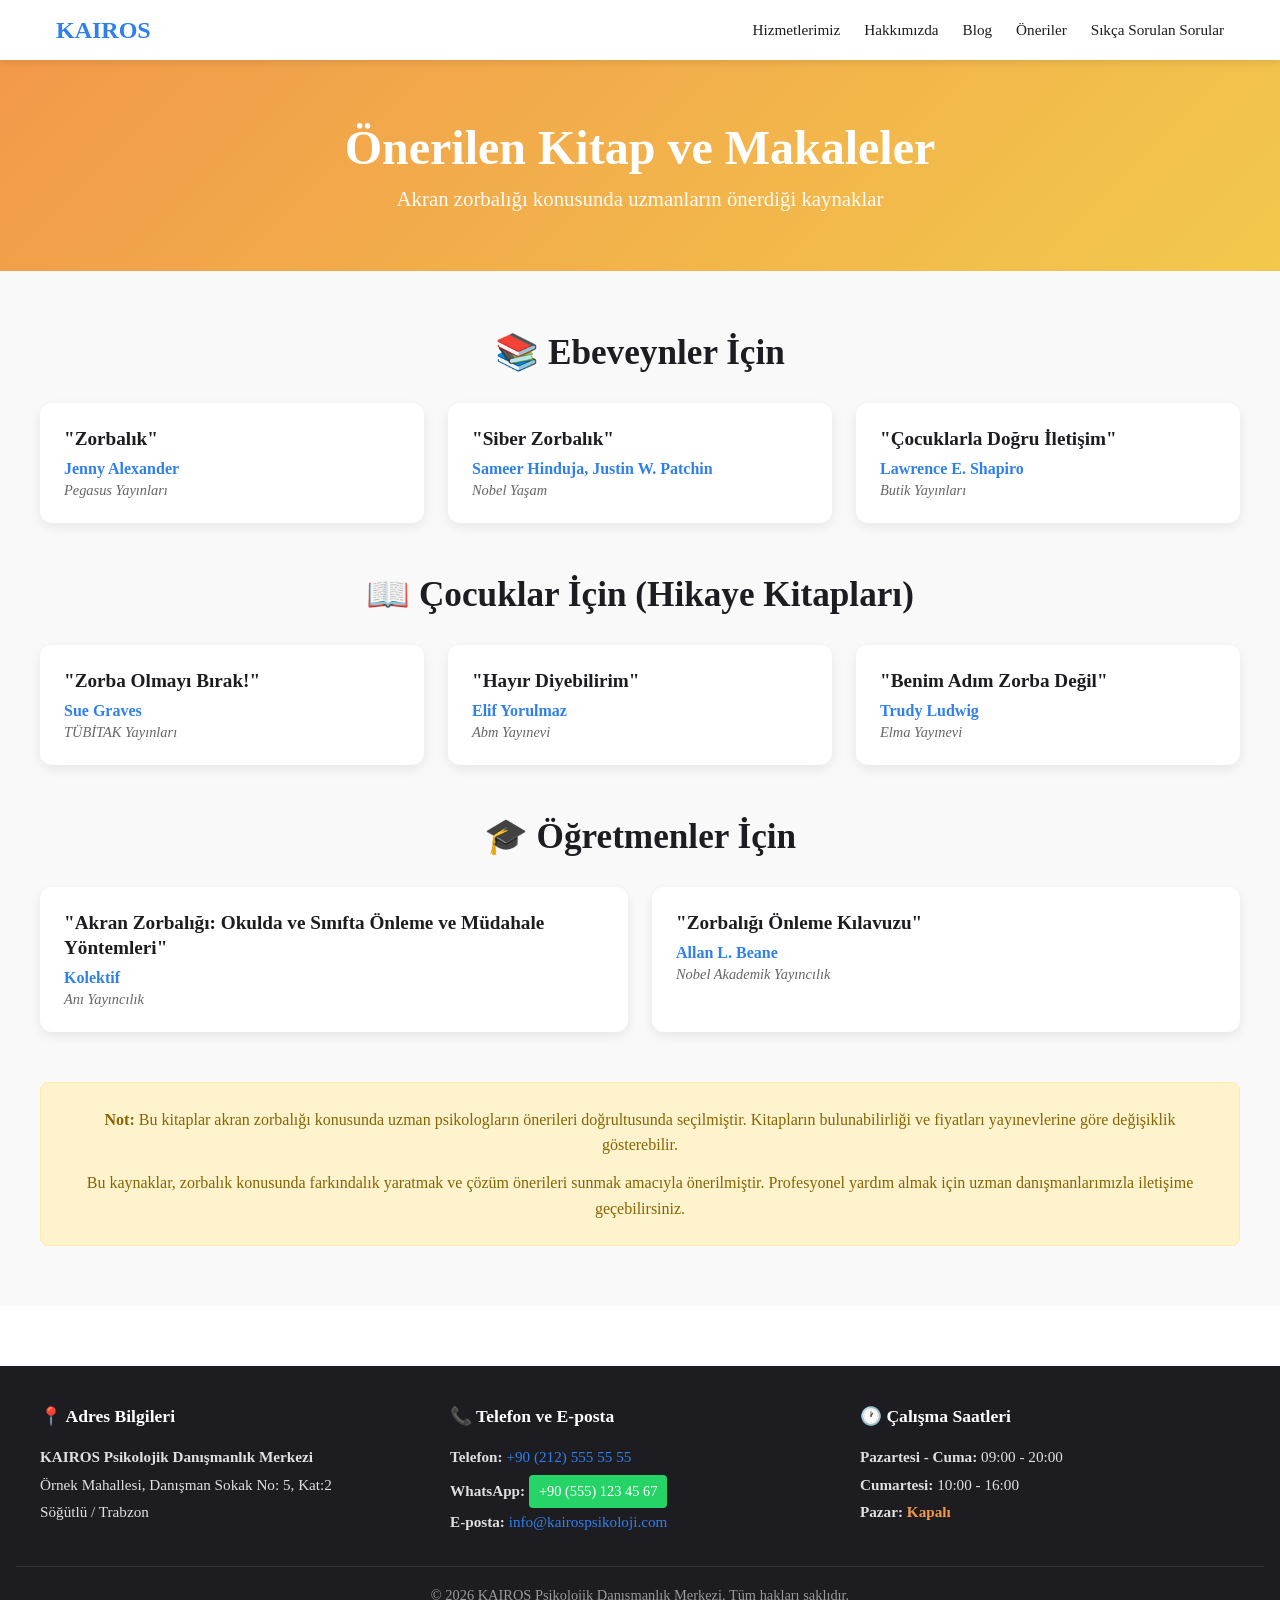
<file: Onerilen.html>
<!DOCTYPE html>
<html lang="tr">
<head>
  <meta charset="UTF-8" />
  <meta name="viewport" content="width=device-width, initial-scale=1.0" />
  <title>Önerilen Kitap ve Makaleler - KAIROS</title>
  <link rel="stylesheet" href="styles.css" />
</head>
<body>
    <nav class="navbar">
    <div class="navbar-container">
      <a href="index.html" class="navbar-brand">KAIROS</a>
      <ul class="navbar-menu">
        <li><a href="Hizmetler.html">Hizmetlerimiz</a></li>
        <li><a href="Hakkimizda.html">Hakkımızda</a></li>
        <li><a href="Blog.html">Blog</a></li>
        <li><a href="Onerilen.html">Öneriler</a></li>
        <li><a href="SSS.html">Sıkça Sorulan Sorular</a></li>
      </ul>
    </div>
  </nav>


  <section class="onerilen-header">
    <div class="onerilen-header-content">
      <h1>Önerilen Kitap ve Makaleler</h1>
      <p>Akran zorbalığı konusunda uzmanların önerdiği kaynaklar</p>
    </div>
  </section>

  <section class="onerilen-section">
    <div class="onerilen-container">
      <div class="kitap-kategori">
        <h2>📚 Ebeveynler İçin</h2>
        <div class="kitap-grid">
          <div class="kitap-card">
            <div class="kitap-info">
              <h3>"Zorbalık"</h3>
              <p class="yazar">Jenny Alexander</p>
              <p class="yayinevi">Pegasus Yayınları</p>
            </div>
          </div>

          <div class="kitap-card">
            <div class="kitap-info">
              <h3>"Siber Zorbalık"</h3>
              <p class="yazar">Sameer Hinduja, Justin W. Patchin</p>
              <p class="yayinevi">Nobel Yaşam</p>
            </div>
          </div>

          <div class="kitap-card">
            <div class="kitap-info">
              <h3>"Çocuklarla Doğru İletişim"</h3>
              <p class="yazar">Lawrence E. Shapiro</p>
              <p class="yayinevi">Butik Yayınları</p>
            </div>
          </div>
        </div>
      </div>

      <div class="kitap-kategori">
        <h2>📖 Çocuklar İçin (Hikaye Kitapları)</h2>
        <div class="kitap-grid">
          <div class="kitap-card">
            <div class="kitap-info">
              <h3>"Zorba Olmayı Bırak!"</h3>
              <p class="yazar">Sue Graves</p>
              <p class="yayinevi">TÜBİTAK Yayınları</p>
            </div>
          </div>

          <div class="kitap-card">
            <div class="kitap-info">
              <h3>"Hayır Diyebilirim"</h3>
              <p class="yazar">Elif Yorulmaz</p>
              <p class="yayinevi">Abm Yayınevi</p>
            </div>
          </div>

          <div class="kitap-card">
            <div class="kitap-info">
              <h3>"Benim Adım Zorba Değil"</h3>
              <p class="yazar">Trudy Ludwig</p>
              <p class="yayinevi">Elma Yayınevi</p>
            </div>
          </div>
        </div>
      </div>

      <div class="kitap-kategori">
        <h2>🎓 Öğretmenler İçin</h2>
        <div class="kitap-grid">
          <div class="kitap-card">
            <div class="kitap-info">
              <h3>"Akran Zorbalığı: Okulda ve Sınıfta Önleme ve Müdahale Yöntemleri"</h3>
              <p class="yazar">Kolektif</p>
              <p class="yayinevi">Anı Yayıncılık</p>
            </div>
          </div>

          <div class="kitap-card">
            <div class="kitap-info">
              <h3>"Zorbalığı Önleme Kılavuzu"</h3>
              <p class="yazar">Allan L. Beane</p>
              <p class="yayinevi">Nobel Akademik Yayıncılık</p>
            </div>
          </div>
        </div>
      </div>

      <div class="onerilen-note">
        <p><strong>Not:</strong> Bu kitaplar akran zorbalığı konusunda uzman psikologların önerileri doğrultusunda seçilmiştir. Kitapların bulunabilirliği ve fiyatları yayınevlerine göre değişiklik gösterebilir.</p>
        <p>Bu kaynaklar, zorbalık konusunda farkındalık yaratmak ve çözüm önerileri sunmak amacıyla önerilmiştir. Profesyonel yardım almak için uzman danışmanlarımızla iletişime geçebilirsiniz.</p>
      </div>
    </div>
  </section>

<footer class="footer">
  <div class="footer-container">

    <div class="footer-section address-section">
      <h4>📍 Adres Bilgileri</h4>
      <p>
        <strong>KAIROS Psikolojik Danışmanlık Merkezi</strong><br>
        Örnek Mahallesi, Danışman Sokak No: 5, Kat:2<br>
        Söğütlü / Trabzon
      </p>
    </div>

    <div class="footer-section contact-section">
      <h4>📞 Telefon ve E-posta</h4>
      <p>
        <strong>Telefon:</strong> <a href="tel:+905555555555">+90 (212) 555 55 55</a><br>
        <strong>WhatsApp:</strong> <a href="https://wa.me/905551234567" target="_blank" class="whatsapp-btn">+90 (555) 123 45 67</a><br>
        <strong>E-posta:</strong> <a href="mailto:info@kairospsikoloji.com">info@kairospsikoloji.com</a>
      </p>
    </div>

    <div class="footer-section hours-section">
      <h4>🕐 Çalışma Saatleri</h4>
      <p>
        <strong>Pazartesi - Cuma:</strong> 09:00 - 20:00<br>
        <strong>Cumartesi:</strong> 10:00 - 16:00<br>
        <strong>Pazar:</strong> <span class="closed">Kapalı</span>
      </p>
    </div>
  </div>

  <div class="footer-bottom">
    <p>&copy; 2026 KAIROS Psikolojik Danışmanlık Merkezi. Tüm hakları saklıdır.</p>
  </div>
</footer>


 

</body>
</html>
</file>
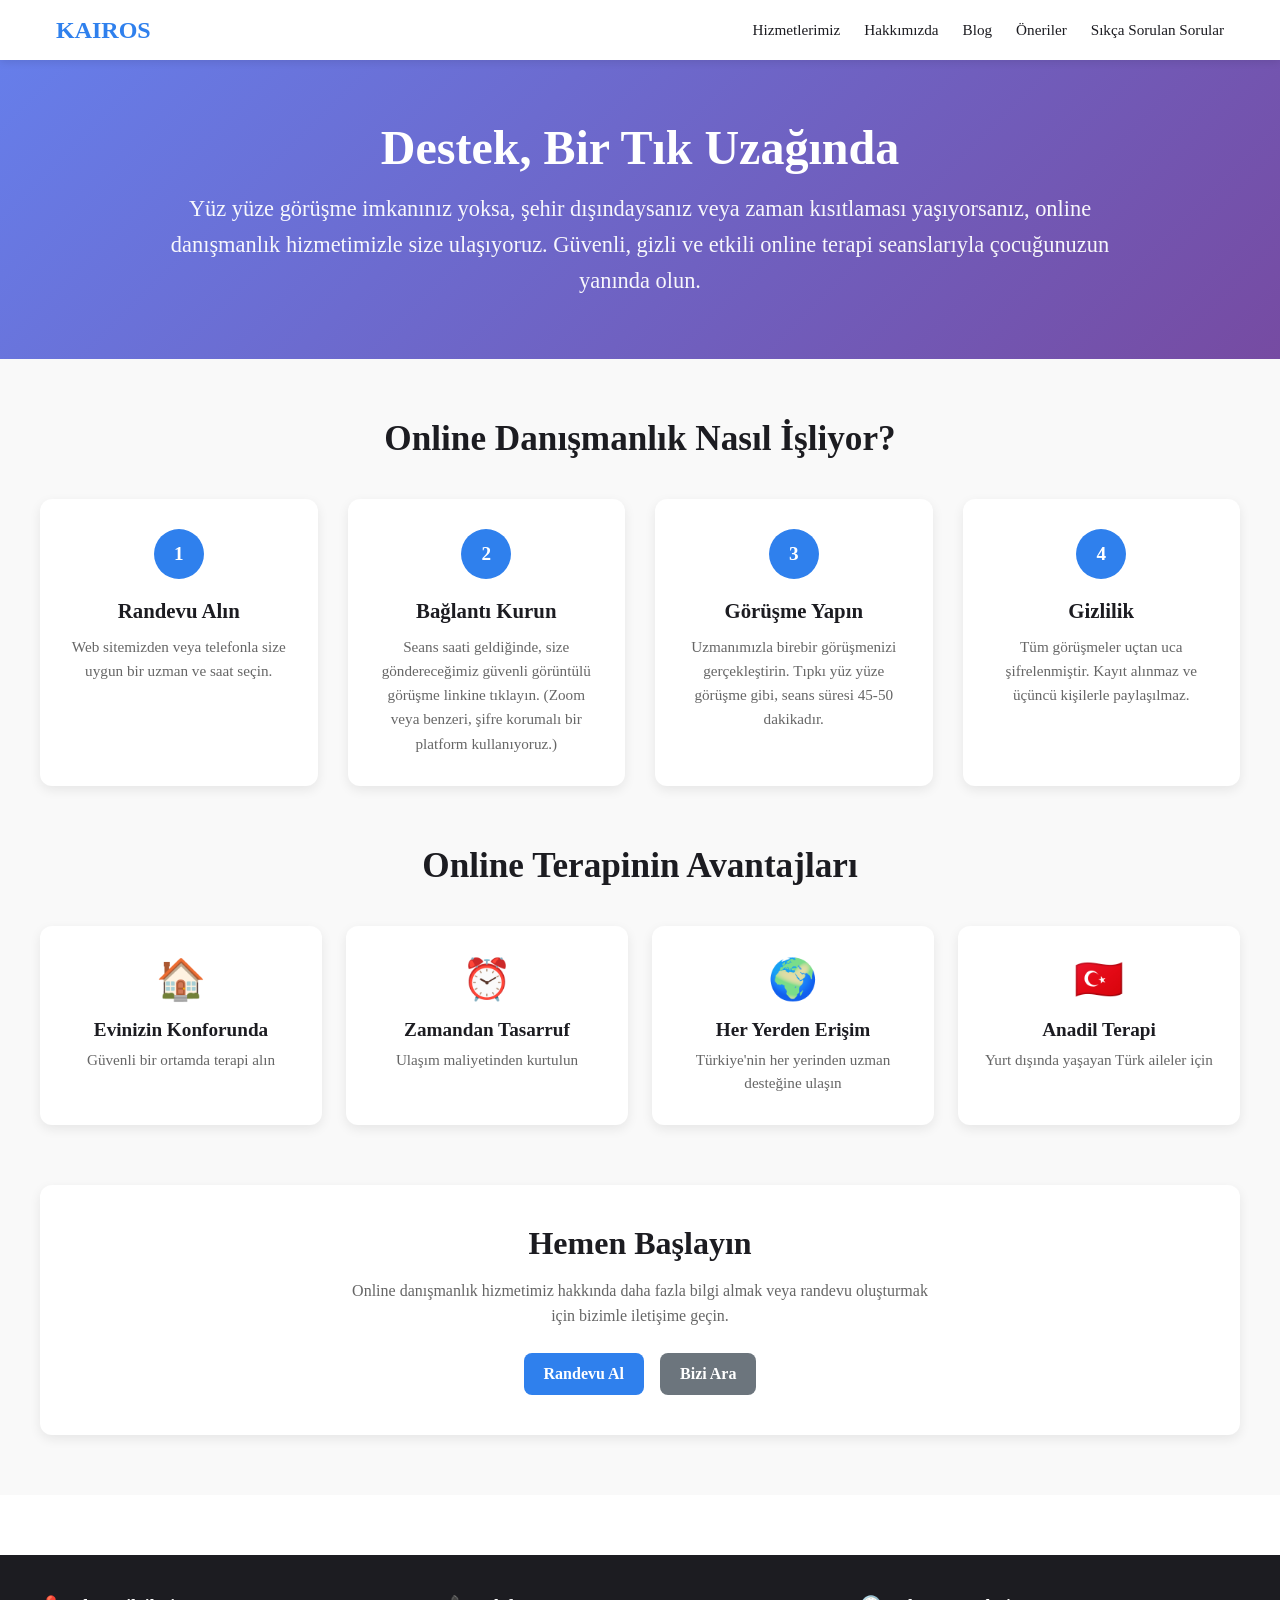
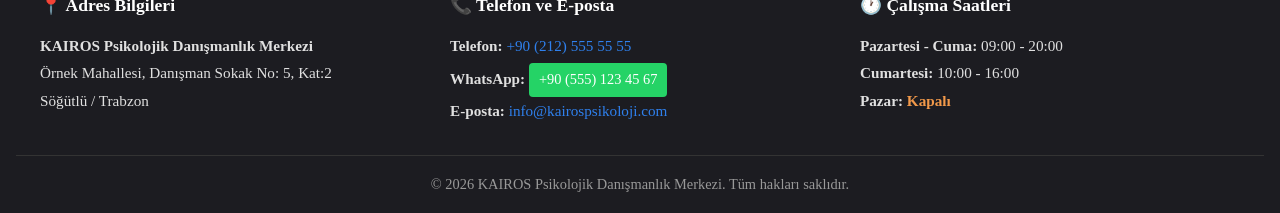
<file: Online-danismanlik.html>
<!DOCTYPE html>
<html lang="tr">
<head>
  <meta charset="UTF-8" />
  <meta name="viewport" content="width=device-width, initial-scale=1.0" />
  <title>Online Danışmanlık - KAIROS</title>
  <link rel="stylesheet" href="styles.css" />
</head>
<body>
    <nav class="navbar">
    <div class="navbar-container">
      <a href="index.html" class="navbar-brand">KAIROS</a>
      <ul class="navbar-menu">
        <li><a href="Hizmetler.html">Hizmetlerimiz</a></li>
        <li><a href="Hakkimizda.html">Hakkımızda</a></li>
        <li><a href="Blog.html">Blog</a></li>
        <li><a href="Onerilen.html">Öneriler</a></li>
        <li><a href="SSS.html">Sıkça Sorulan Sorular</a></li>
      </ul>
    </div>
  </nav>


  <section class="online-header">
    <div class="online-header-content">
      <h1>Destek, Bir Tık Uzağında</h1>
      <p>Yüz yüze görüşme imkanınız yoksa, şehir dışındaysanız veya zaman kısıtlaması yaşıyorsanız, online danışmanlık hizmetimizle size ulaşıyoruz. Güvenli, gizli ve etkili online terapi seanslarıyla çocuğunuzun yanında olun.</p>
    </div>
  </section>

  <section class="online-section">
    <div class="online-container">
      <div class="online-process">
        <h2>Online Danışmanlık Nasıl İşliyor?</h2>

        <div class="process-steps">
          <div class="step">
            <div class="step-number">1</div>
            <div class="step-content">
              <h3>Randevu Alın</h3>
              <p>Web sitemizden veya telefonla size uygun bir uzman ve saat seçin.</p>
            </div>
          </div>

          <div class="step">
            <div class="step-number">2</div>
            <div class="step-content">
              <h3>Bağlantı Kurun</h3>
              <p>Seans saati geldiğinde, size göndereceğimiz güvenli görüntülü görüşme linkine tıklayın. (Zoom veya benzeri, şifre korumalı bir platform kullanıyoruz.)</p>
            </div>
          </div>

          <div class="step">
            <div class="step-number">3</div>
            <div class="step-content">
              <h3>Görüşme Yapın</h3>
              <p>Uzmanımızla birebir görüşmenizi gerçekleştirin. Tıpkı yüz yüze görüşme gibi, seans süresi 45-50 dakikadır.</p>
            </div>
          </div>

          <div class="step">
            <div class="step-number">4</div>
            <div class="step-content">
              <h3>Gizlilik</h3>
              <p>Tüm görüşmeler uçtan uca şifrelenmiştir. Kayıt alınmaz ve üçüncü kişilerle paylaşılmaz.</p>
            </div>
          </div>
        </div>
      </div>

      <div class="online-advantages">
        <h2>Online Terapinin Avantajları</h2>

        <div class="advantages-grid">
          <div class="advantage-card">
            <div class="advantage-icon">🏠</div>
            <h3>Evinizin Konforunda</h3>
            <p>Güvenli bir ortamda terapi alın</p>
          </div>

          <div class="advantage-card">
            <div class="advantage-icon">⏰</div>
            <h3>Zamandan Tasarruf</h3>
            <p>Ulaşım maliyetinden kurtulun</p>
          </div>

          <div class="advantage-card">
            <div class="advantage-icon">🌍</div>
            <h3>Her Yerden Erişim</h3>
            <p>Türkiye'nin her yerinden uzman desteğine ulaşın</p>
          </div>

          <div class="advantage-card">
            <div class="advantage-icon">🇹🇷</div>
            <h3>Anadil Terapi</h3>
            <p>Yurt dışında yaşayan Türk aileler için</p>
          </div>
        </div>
      </div>

      <div class="online-cta">
        <h2>Hemen Başlayın</h2>
        <p>Online danışmanlık hizmetimiz hakkında daha fazla bilgi almak veya randevu oluşturmak için bizimle iletişime geçin.</p>
        <div class="cta-buttons">
          <a href="randevu.html" class="btn btn-primary">Randevu Al</a>
          <a href="tel:+905555555555" class="btn btn-secondary">Bizi Ara</a>
        </div>
      </div>
    </div>
  </section>

<footer class="footer">
  <div class="footer-container">

    <div class="footer-section address-section">
      <h4>📍 Adres Bilgileri</h4>
      <p>
        <strong>KAIROS Psikolojik Danışmanlık Merkezi</strong><br>
        Örnek Mahallesi, Danışman Sokak No: 5, Kat:2<br>
        Söğütlü / Trabzon
      </p>
    </div>

    <div class="footer-section contact-section">
      <h4>📞 Telefon ve E-posta</h4>
      <p>
        <strong>Telefon:</strong> <a href="tel:+905555555555">+90 (212) 555 55 55</a><br>
        <strong>WhatsApp:</strong> <a href="https://wa.me/905551234567" target="_blank" class="whatsapp-btn">+90 (555) 123 45 67</a><br>
        <strong>E-posta:</strong> <a href="mailto:info@kairospsikoloji.com">info@kairospsikoloji.com</a>
      </p>
    </div>

    <div class="footer-section hours-section">
      <h4>🕐 Çalışma Saatleri</h4>
      <p>
        <strong>Pazartesi - Cuma:</strong> 09:00 - 20:00<br>
        <strong>Cumartesi:</strong> 10:00 - 16:00<br>
        <strong>Pazar:</strong> <span class="closed">Kapalı</span>
      </p>
    </div>
  </div>

  <div class="footer-bottom">
    <p>&copy; 2026 KAIROS Psikolojik Danışmanlık Merkezi. Tüm hakları saklıdır.</p>
  </div>
</footer>




</body>
</html>
</file>
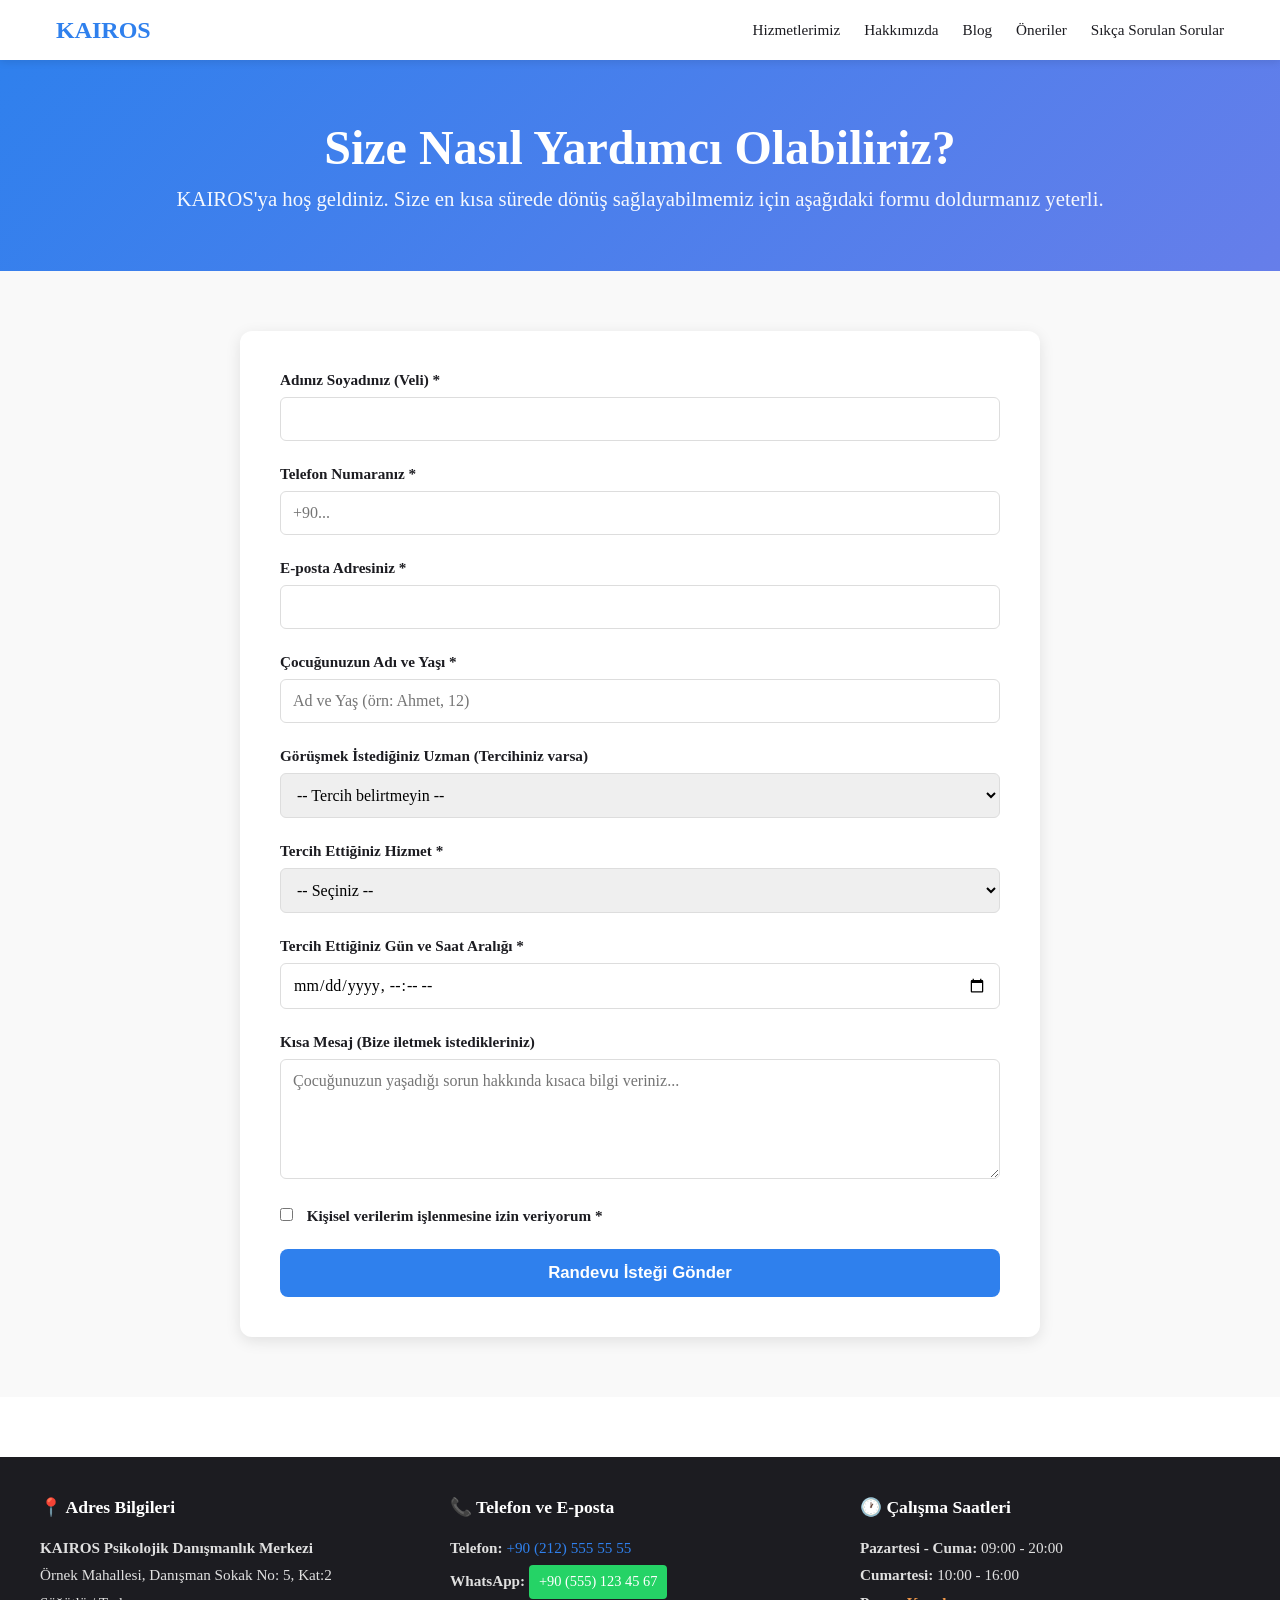
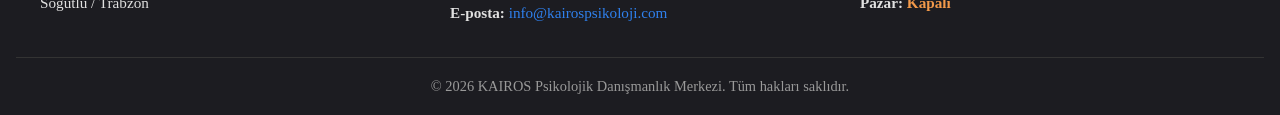
<file: Randevu.html>
<!DOCTYPE html>
<html lang="tr">
<head>
  <meta charset="UTF-8" />
  <meta name="viewport" content="width=device-width, initial-scale=1.0" />
  <title>Randevu Al - KAIROS</title>
  <link rel="stylesheet" href="styles.css" />
</head>
<body>
      <nav class="navbar">
    <div class="navbar-container">
      <a href="index.html" class="navbar-brand">KAIROS</a>
      <ul class="navbar-menu">
        <li><a href="Hizmetler.html">Hizmetlerimiz</a></li>
        <li><a href="Hakkimizda.html">Hakkımızda</a></li>
        <li><a href="Blog.html">Blog</a></li>
        <li><a href="Onerilen.html">Öneriler</a></li>
        <li><a href="SSS.html">Sıkça Sorulan Sorular</a></li>
      </ul>
    </div>
  </nav>

  <section class="randevu-header">
    <div class="randevu-header-content">
      <h1>Size Nasıl Yardımcı Olabiliriz?</h1>
      <p>KAIROS'ya hoş geldiniz. Size en kısa sürede dönüş sağlayabilmemiz için aşağıdaki formu doldurmanız yeterli.</p>
    </div>
  </section>

  <section class="randevu-section">
    <div class="randevu-container">
      <form id="randevuForm" class="randevu-form">
        <div class="form-group">
          <label for="adSoyad">Adınız Soyadınız (Veli) *</label>
          <input type="text" id="adSoyad" name="adSoyad" required />
        </div>

        <div class="form-group">
          <label for="telefon">Telefon Numaranız *</label>
          <input type="tel" id="telefon" name="telefon" placeholder="+90..." required />
        </div>

        <div class="form-group">
          <label for="email">E-posta Adresiniz *</label>
          <input type="email" id="email" name="email" required />
        </div>

        <div class="form-group">
          <label for="cocukAdi">Çocuğunuzun Adı ve Yaşı *</label>
          <input type="text" id="cocukAdi" name="cocukAdi" placeholder="Ad ve Yaş (örn: Ahmet, 12)" required />
        </div>

        <div class="form-group">
          <label for="uzman">Görüşmek İstediğiniz Uzman (Tercihiniz varsa)</label>
          <select id="uzman" name="uzman">
            <option value="">-- Tercih belirtmeyin --</option>
            <option value="uzman1">Dr. Fatma Yılmaz</option>
            <option value="uzman2">Psk. Danışman Ahmet Kaya</option>
            <option value="uzman3">Psk. Danışman Zeynep Demir</option>
          </select>
        </div>

        <div class="form-group">
          <label for="hizmet">Tercih Ettiğiniz Hizmet *</label>
          <select id="hizmet" name="hizmet" required>
            <option value="">-- Seçiniz --</option>
            <option value="bireysel">Bireysel Terapi</option>
            <option value="aile">Aile Danışmanlığı</option>
            <option value="online">Online Danışmanlık</option>
          </select>
        </div>

        <div class="form-group">
          <label for="tarihSaat">Tercih Ettiğiniz Gün ve Saat Aralığı *</label>
          <input type="datetime-local" id="tarihSaat" name="tarihSaat" required />
        </div>

        <div class="form-group">
          <label for="mesaj">Kısa Mesaj (Bize iletmek istedikleriniz)</label>
          <textarea id="mesaj" name="mesaj" rows="5" placeholder="Çocuğunuzun yaşadığı sorun hakkında kısaca bilgi veriniz..."></textarea>
        </div>

        <div class="form-group">
          <label class="checkbox-label">
            <input type="checkbox" name="riza" required />
            Kişisel verilerim işlenmesine izin veriyorum *
          </label>
        </div>

        <button type="submit" class="btn btn-primary">Randevu İsteği Gönder</button>
      </form>

      <div id="successMessage" class="success-message" style="display: none;">
        <div class="success-content">
          <h3>✓ Randevu İsteğiniz Alındı</h3>
          <p>Teşekkür ederiz! Bilgileriniz başarıyla kaydedildi.</p>
          <p>Size <strong>en geç 24 saat içinde</strong> telefon veya e-posta yoluyla dönüş yapılacaktır.</p>
          <p>Lütfen sabırlı olunuz. KAIROS ekibi sizin için çalışmaktadır.</p>
          <button onClick="location.href='Anasayfa.html'" class="btn btn-secondary">Ana Sayfaya Dön</button>
        </div>
      </div>
    </div>
  </section>

  <footer class="footer">
  <div class="footer-container">

    <div class="footer-section address-section">
      <h4>📍 Adres Bilgileri</h4>
      <p>
        <strong>KAIROS Psikolojik Danışmanlık Merkezi</strong><br>
        Örnek Mahallesi, Danışman Sokak No: 5, Kat:2<br>
        Söğütlü / Trabzon
      </p>
    </div>

    <div class="footer-section contact-section">
      <h4>📞 Telefon ve E-posta</h4>
      <p>
        <strong>Telefon:</strong> <a href="tel:+905555555555">+90 (212) 555 55 55</a><br>
        <strong>WhatsApp:</strong> <a href="https://wa.me/905551234567" target="_blank" class="whatsapp-btn">+90 (555) 123 45 67</a><br>
        <strong>E-posta:</strong> <a href="mailto:info@kairospsikoloji.com">info@kairospsikoloji.com</a>
      </p>
    </div>

    <div class="footer-section hours-section">
      <h4>🕐 Çalışma Saatleri</h4>
      <p>
        <strong>Pazartesi - Cuma:</strong> 09:00 - 20:00<br>
        <strong>Cumartesi:</strong> 10:00 - 16:00<br>
        <strong>Pazar:</strong> <span class="closed">Kapalı</span>
      </p>
    </div>
  </div>

  <div class="footer-bottom">
    <p>&copy; 2026 KAIROS Psikolojik Danışmanlık Merkezi. Tüm hakları saklıdır.</p>
  </div>
</footer>


  <script>
    document.getElementById('randevuForm').addEventListener('submit', function(e) {
      e.preventDefault();
      
      document.getElementById('randevuForm').style.display = 'none';
      
      document.getElementById('successMessage').style.display = 'block';
      
      window.scrollTo(0, 0);
      
      console.log('Form gönderildi:', {
        adSoyad: document.getElementById('adSoyad').value,
        telefon: document.getElementById('telefon').value,
        email: document.getElementById('email').value,
        cocukAdi: document.getElementById('cocukAdi').value,
        uzman: document.getElementById('uzman').value,
        hizmet: document.getElementById('hizmet').value,
        tarihSaat: document.getElementById('tarihSaat').value,
        mesaj: document.getElementById('mesaj').value
      });
    });
  </script>

</body>
</html>
</file>
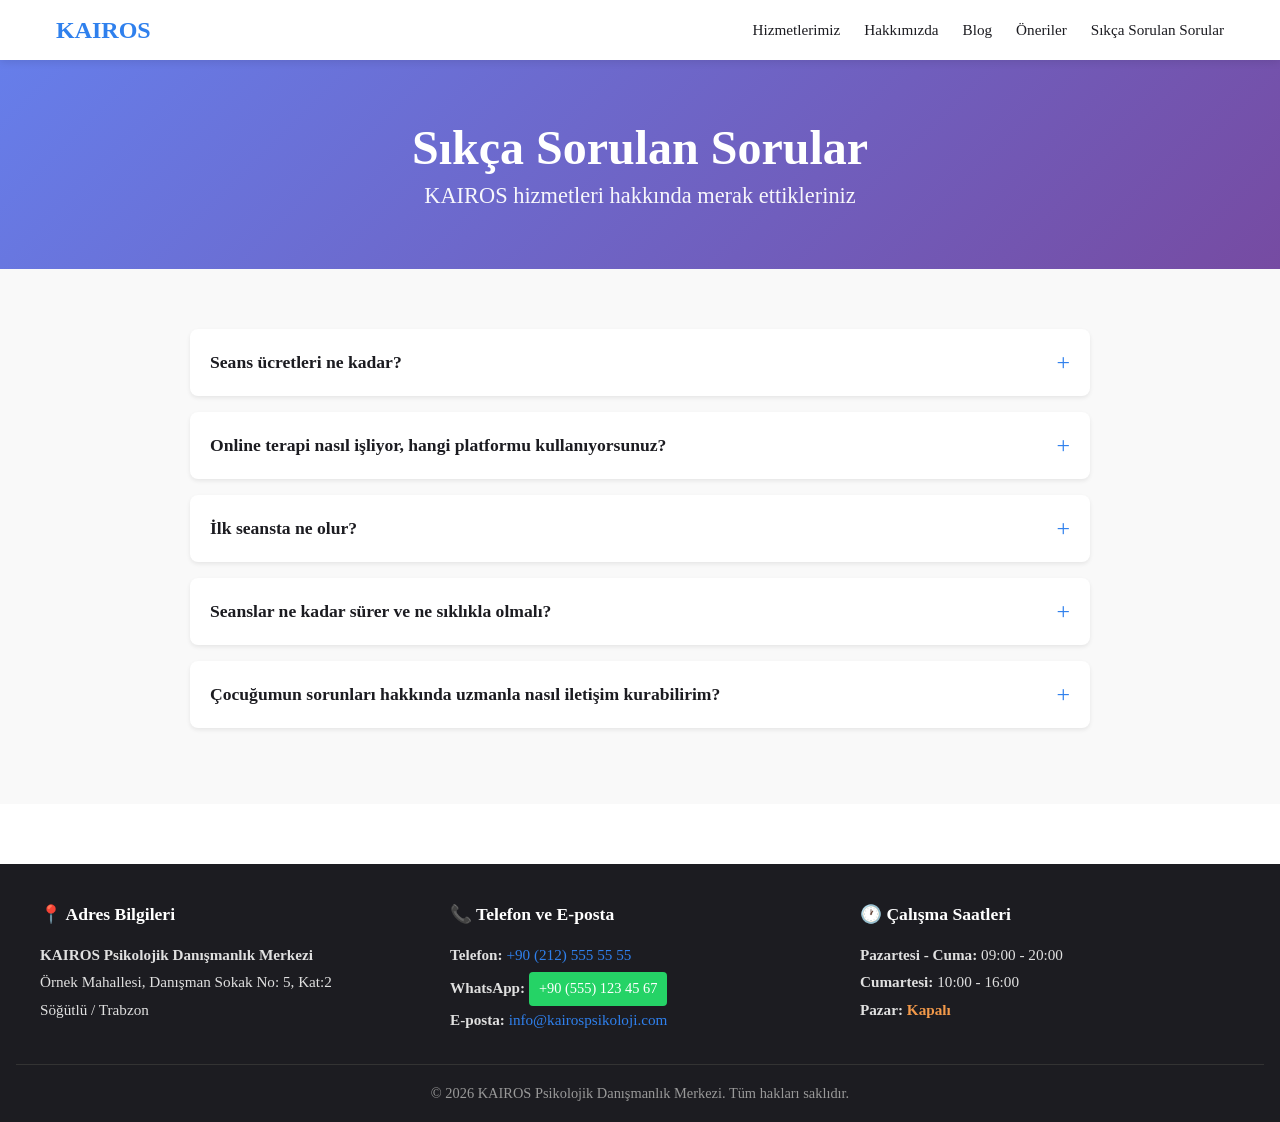
<file: SSS.html>
<!DOCTYPE html>
<html lang="tr">
<head>
  <meta charset="UTF-8" />
  <meta name="viewport" content="width=device-width, initial-scale=1.0" />
  <title>Sıkça Sorulan Sorular - KAIROS</title>
  <link rel="stylesheet" href="styles.css" />
</head>
<body>
   <nav class="navbar">
    <div class="navbar-container">
      <a href="index.html" class="navbar-brand">KAIROS</a>
      <ul class="navbar-menu">
        <li><a href="Hizmetler.html">Hizmetlerimiz</a></li>
        <li><a href="Hakkimizda.html">Hakkımızda</a></li>
        <li><a href="Blog.html">Blog</a></li>
        <li><a href="Onerilen.html">Öneriler</a></li>
        <li><a href="SSS.html">Sıkça Sorulan Sorular</a></li>
      </ul>
    </div>
  </nav>

  <section class="faq-header">
    <div class="faq-header-content">
      <h1>Sıkça Sorulan Sorular</h1>
      <p>KAIROS hizmetleri hakkında merak ettikleriniz</p>
    </div>
  </section>

  <section class="faq-section">
    <div class="faq-container">
      <div class="faq-item">
        <div class="faq-question">
          <h3>Seans ücretleri ne kadar?</h3>
          <span class="faq-toggle">+</span>
        </div>
        <div class="faq-answer">
          <p>Seans ücretlerimiz uzmanımıza ve hizmet türüne göre değişiklik göstermektedir. Güncel ücret bilgisi için lütfen bizimle telefonla iletişime geçin veya randevu formunda belirtin, size dönüş yapalım.</p>
        </div>
      </div>

      <div class="faq-item">
        <div class="faq-question">
          <h3>Online terapi nasıl işliyor, hangi platformu kullanıyorsunuz?</h3>
          <span class="faq-toggle">+</span>
        </div>
        <div class="faq-answer">
          <p>Online terapi seanslarımızı, şifre korumalı ve uçtan uca şifrelenmiş Zoom platformu üzerinden gerçekleştiriyoruz. Seans saatinden hemen önce size e-posta veya SMS ile bağlantı linki gönderiyoruz. Linke tıklayarak görüşmeye katılabiliyorsunuz.</p>
        </div>
      </div>

      <div class="faq-item">
        <div class="faq-question">
          <h3>İlk seansta ne olur?</h3>
          <span class="faq-toggle">+</span>
        </div>
        <div class="faq-answer">
          <p>İlk seans genellikle sizinle (ebeveynlerle) yapılır. Çocuğunuzun gelişimi, yaşadığınız sorunlar, şimdiye kadar neler denediğiniz ve hedefleriniz hakkında konuşuruz. Bu seans aynı zamanda uzmanımızı tanımanız ve sorularınızı sormanız için bir fırsattır. Gerekli görülürse, çocuğunuzla da kısa bir tanışma görüşmesi yapılabilir.</p>
        </div>
      </div>

      <div class="faq-item">
        <div class="faq-question">
          <h3>Seanslar ne kadar sürer ve ne sıklıkla olmalı?</h3>
          <span class="faq-toggle">+</span>
        </div>
        <div class="faq-answer">
          <p>Seanslar genellikle 45-50 dakikadır. Terapi süreci, çocuğunuzun ihtiyacına göre değişmekle birlikte, düzenli ilerleme için haftada bir görüşme önerilir.</p>
        </div>
      </div>

      <div class="faq-item">
        <div class="faq-question">
          <h3>Çocuğumun sorunları hakkında uzmanla nasıl iletişim kurabilirim?</h3>
          <span class="faq-toggle">+</span>
        </div>
        <div class="faq-answer">
          <p>Seanslar dışında acil bir durum olmadıkça, uzmanımızla iletişim kurmak için randevu almanız beklenir. Ancak, seans ücretlendirmeleri, randevu değişiklikleri veya idari konular için resepsiyon ekibimizle her zaman iletişime geçebilirsiniz.</p>
        </div>
      </div>
    </div>
  </section>

  <script>
    document.querySelectorAll('.faq-question').forEach(question => {
      question.addEventListener('click', function() {
        const item = this.closest('.faq-item');
        item.classList.toggle('active');
      });
    });
  </script>

<footer class="footer">
  <div class="footer-container">

    <div class="footer-section address-section">
      <h4>📍 Adres Bilgileri</h4>
      <p>
        <strong>KAIROS Psikolojik Danışmanlık Merkezi</strong><br>
        Örnek Mahallesi, Danışman Sokak No: 5, Kat:2<br>
        Söğütlü / Trabzon
      </p>
    </div>

    <div class="footer-section contact-section">
      <h4>📞 Telefon ve E-posta</h4>
      <p>
        <strong>Telefon:</strong> <a href="tel:+905555555555">+90 (212) 555 55 55</a><br>
        <strong>WhatsApp:</strong> <a href="https://wa.me/905551234567" target="_blank" class="whatsapp-btn">+90 (555) 123 45 67</a><br>
        <strong>E-posta:</strong> <a href="mailto:info@kairospsikoloji.com">info@kairospsikoloji.com</a>
      </p>
    </div>

    <div class="footer-section hours-section">
      <h4>🕐 Çalışma Saatleri</h4>
      <p>
        <strong>Pazartesi - Cuma:</strong> 09:00 - 20:00<br>
        <strong>Cumartesi:</strong> 10:00 - 16:00<br>
        <strong>Pazar:</strong> <span class="closed">Kapalı</span>
      </p>
    </div>
  </div>

  <div class="footer-bottom">
    <p>&copy; 2026 KAIROS Psikolojik Danışmanlık Merkezi. Tüm hakları saklıdır.</p>
  </div>
</footer>


 
</body>
</html>
</file>
<file: styles.css>
* {
  margin: 0;
  padding: 0;
  box-sizing: border-box;
}

html, body {
  min-height: 100vh;
}

.navbar {
  position: sticky;
  top: 0;
  background: white;
  box-shadow: 0 2px 8px rgba(0, 0, 0, 0.1);
  z-index: 100;
}

.navbar-container {
  max-width: 1200px;
  margin: 0 auto;
  padding: 0 16px;
  display: flex;
  justify-content: space-between;
  align-items: center;
  height: 60px;
}

.navbar-brand {
  font-size: 1.5rem;
  font-weight: 700;
  color: #2f80ed;
  text-decoration: none;
  cursor: pointer;
  transition: opacity 0.3s ease;
}

.navbar-brand:hover {
  opacity: 0.8;
}

.navbar-menu {
  display: flex;
  list-style: none;
  gap: 24px;
}

.navbar-menu a {
  text-decoration: none;
  color: #1c1c21;
  font-weight: 500;
  font-size: 0.95rem;
  transition: color 0.3s ease;
}

.navbar-menu a:hover,
.navbar-menu a.active {
  color: #2f80ed;
}

@media (max-width: 768px) {
  .navbar-menu {
    gap: 12px;
    font-size: 0.85rem;
  }
}

.hero {
  position: relative;
  width: 100%;
  height: 75vh;
  background-image: url('images/arkaplan.png');
  background-size: cover;
  background-position: center;
  display: flex;
  align-items: center;
  justify-content: center;
  text-align: center;
  color: white;
}

.hero::after {
  content: '';
  position: absolute;
  inset: 0;
  opacity: 1;
  background: rgba(0, 0, 0, 0.35);
}

.hero-content {
  position: relative;
  z-index: 1;
  max-width: 1000px;
  padding: 0 16px;
}

.hero-content h1 {
  font-size: clamp(1.8rem, 4vw, 3.5rem);
  line-height: 1.1;
  margin-bottom: 0.8rem;
  font-weight: 700;
}

.hero-content p {
  font-size: clamp(1rem, 2.2vw, 1.5rem);
  line-height: 1.4;
}

.about {
  background: #f7f8fb;
  color: #1c1c21;
  padding: 40px 16px;
}

.about-container {
  max-width: 1000px;
  margin: 0 auto;
  text-align: center;
}

.about h2 {
  font-size: clamp(1.6rem, 3vw, 2.2rem);
  margin-bottom: 16px;
}

.about p {
  font-size: clamp(1rem, 1.8vw, 1.3rem);
  line-height: 1.6;
  max-width: 780px;
  margin: 0 auto 24px;
}

.cta-buttons {
  display: flex;
  flex-wrap: wrap;
  justify-content: center;
  gap: 12px;
}

.btn {
  display: inline-block;
  padding: 12px 20px;
  border-radius: 8px;
  text-decoration: none;
  font-weight: 600;
  transition: transform 0.2s ease, box-shadow 0.2s ease;
}

.btn:hover {
  transform: translateY(-2px);
  box-shadow: 0 8px 15px rgba(32, 33, 38, 0.15);
}

.btn-primary {
  background: #2f80ed;
  color: white;
}

.btn-secondary {
  background: #6c757d;
  color: white;
}

.btn-accent {
  background: #f2994a;
  color: white;
}

.faq-header {
  background: linear-gradient(135deg, #667eea 0%, #764ba2 100%);
  color: white;
  padding: 60px 16px;
  text-align: center;
}

.faq-header-content {
  max-width: 1000px;
  margin: 0 auto;
}

.faq-header h1 {
  font-size: clamp(2rem, 4vw, 3rem);
  margin-bottom: 8px;
}

.faq-header p {
  font-size: clamp(1.1rem, 2vw, 1.4rem);
  opacity: 0.95;
}

.faq-section {
  padding: 60px 16px;
  background: #f9f9f9;
}

.faq-container {
  max-width: 900px;
  margin: 0 auto;
}

.faq-item {
  background: white;
  border-radius: 8px;
  margin-bottom: 16px;
  box-shadow: 0 2px 4px rgba(0, 0, 0, 0.08);
  overflow: hidden;
}

.faq-question {
  padding: 20px;
  cursor: pointer;
  display: flex;
  justify-content: space-between;
  align-items: center;
  transition: background-color 0.3s ease;
}

.faq-question:hover {
  background-color: #f5f5f5;
}

.faq-question h3 {
  font-size: 1.1rem;
  color: #1c1c21;
  margin: 0;
}

.faq-toggle {
  font-size: 1.5rem;
  color: #2f80ed;
  font-weight: 300;
  transition: transform 0.3s ease;
}

.faq-answer {
  max-height: 0;
  overflow: hidden;
  transition: max-height 0.3s ease;
}

.faq-answer p {
  padding: 0 20px 20px 20px;
  color: #555;
  line-height: 1.6;
  font-size: 1rem;
}

.faq-item.active .faq-answer {
  max-height: 500px;
}

.faq-item.active .faq-toggle {
  transform: rotate(45deg);
}

.footer {
  background: #1c1c21;
  color: #e0e0e0;
  padding: 40px 16px 20px;
  margin-top: 60px;
}

.footer-container {
  max-width: 1200px;
  margin: 0 auto;
  display: grid;
  grid-template-columns: repeat(auto-fit, minmax(250px, 1fr));
  gap: 30px;
  margin-bottom: 30px;
}

.footer-section h4 {
  font-size: 1.1rem;
  margin-bottom: 16px;
  color: white;
}

.footer-section p {
  line-height: 1.8;
  font-size: 0.95rem;
}

.map-placeholder {
  width: 100%;
  height: 200px;
  border-radius: 8px;
  overflow: hidden;
}

.map-placeholder iframe {
  width: 100%;
  height: 100%;
}

.footer-section a {
  color: #2f80ed;
  text-decoration: none;
  transition: color 0.3s ease;
}

.footer-section a:hover {
  color: #5ba3f5;
  text-decoration: underline;
}

.whatsapp-btn {
  display: inline-block;
  background: #25d366;
  color: white !important;
  padding: 4px 10px;
  border-radius: 4px;
  font-size: 0.9rem;
  margin-top: 4px;
}

.whatsapp-btn:hover {
  background: #1fad51;
  text-decoration: none;
}

.address-section,
.contact-section,
.hours-section {
  font-size: 0.95rem;
}

.closed {
  color: #f2994a;
  font-weight: 600;
}

.footer-bottom {
  border-top: 1px solid #333;
  padding-top: 20px;
  text-align: center;
  color: #999;
  font-size: 0.9rem;
}

@media (max-width: 768px) {
  .footer-container {
    grid-template-columns: 1fr;
    gap: 20px;
  }

  .map-placeholder {
    height: 150px;
  }

  .footer-section h4 {
    font-size: 1rem;
  }
}

.randevu-header {
  background: linear-gradient(135deg, #2f80ed 0%, #667eea 100%);
  color: white;
  padding: 60px 16px;
  text-align: center;
}

.randevu-header-content {
  max-width: 1000px;
  margin: 0 auto;
}

.randevu-header h1 {
  font-size: clamp(2rem, 4vw, 3rem);
  margin-bottom: 12px;
}

.randevu-header p {
  font-size: clamp(1rem, 2vw, 1.3rem);
  opacity: 0.95;
}

.randevu-section {
  padding: 60px 16px;
  background: #f9f9f9;
}

.randevu-container {
  max-width: 800px;
  margin: 0 auto;
}

.randevu-form {
  background: white;
  padding: 40px;
  border-radius: 12px;
  box-shadow: 0 4px 15px rgba(0, 0, 0, 0.1);
}

.form-group {
  margin-bottom: 24px;
}

.form-group label {
  display: block;
  margin-bottom: 8px;
  font-weight: 600;
  color: #1c1c21;
  font-size: 0.95rem;
}

.form-group input,
.form-group select,
.form-group textarea {
  width: 100%;
  padding: 12px;
  border: 1px solid #ddd;
  border-radius: 6px;
  font-size: 1rem;
  font-family: inherit;
  transition: border-color 0.3s ease, box-shadow 0.3s ease;
}

.form-group input:focus,
.form-group select:focus,
.form-group textarea:focus {
  outline: none;
  border-color: #2f80ed;
  box-shadow: 0 0 0 3px rgba(47, 128, 237, 0.1);
}

.form-group textarea {
  resize: vertical;
  min-height: 120px;
}

.checkbox-label {
  display: flex;
  align-items: center;
  font-weight: 400;
  cursor: pointer;
}

.checkbox-label input {
  width: auto;
  margin-right: 10px;
  cursor: pointer;
}

.randevu-form .btn {
  width: 100%;
  padding: 14px;
  font-size: 1.05rem;
  cursor: pointer;
  border: none;
}

.success-message {
  background: white;
  padding: 40px;
  border-radius: 12px;
  box-shadow: 0 4px 15px rgba(0, 0, 0, 0.1);
  text-align: center;
}

.success-content {
  max-width: 600px;
  margin: 0 auto;
}

.success-content h3 {
  color: #27ae60;
  font-size: 1.8rem;
  margin-bottom: 16px;
}

.success-content p {
  color: #555;
  line-height: 1.8;
  margin-bottom: 12px;
  font-size: 1rem;
}

.success-content .btn {
  width: auto;
  padding: 12px 24px;
  display: inline-block;
  margin-top: 16px;
}

@media (max-width: 768px) {
  .randevu-form {
    padding: 24px;
  }

  .form-group {
    margin-bottom: 18px;
  }

  .randevu-header h1 {
    font-size: 1.8rem;
  }

  .randevu-header p {
    font-size: 1rem;
  }
}

.onerilen-header {
  background: linear-gradient(135deg, #f2994a 0%, #f2c94c 100%);
  color: white;
  padding: 60px 16px;
  text-align: center;
}

.onerilen-header-content {
  max-width: 1000px;
  margin: 0 auto;
}

.onerilen-header h1 {
  font-size: clamp(2rem, 4vw, 3rem);
  margin-bottom: 12px;
}

.onerilen-header p {
  font-size: clamp(1rem, 2vw, 1.3rem);
  opacity: 0.95;
}

.onerilen-section {
  padding: 60px 16px;
  background: #f9f9f9;
}

.onerilen-container {
  max-width: 1200px;
  margin: 0 auto;
}

.kitap-kategori {
  margin-bottom: 50px;
}

.kitap-kategori h2 {
  font-size: clamp(1.5rem, 3vw, 2.2rem);
  color: #1c1c21;
  margin-bottom: 30px;
  text-align: center;
}

.kitap-grid {
  display: grid;
  grid-template-columns: repeat(auto-fit, minmax(300px, 1fr));
  gap: 24px;
}

.kitap-card {
  background: white;
  border-radius: 12px;
  padding: 24px;
  box-shadow: 0 4px 12px rgba(0, 0, 0, 0.08);
  transition: transform 0.3s ease, box-shadow 0.3s ease;
}

.kitap-card:hover {
  transform: translateY(-4px);
  box-shadow: 0 8px 20px rgba(0, 0, 0, 0.15);
}

.kitap-info h3 {
  font-size: 1.2rem;
  color: #1c1c21;
  margin-bottom: 8px;
  line-height: 1.3;
}

.kitap-info .yazar {
  color: #2f80ed;
  font-weight: 600;
  margin-bottom: 4px;
}

.kitap-info .yayinevi {
  color: #666;
  font-size: 0.9rem;
  font-style: italic;
}

.onerilen-note {
  background: #fff3cd;
  border: 1px solid #ffeaa7;
  border-radius: 8px;
  padding: 24px;
  margin-top: 40px;
  text-align: center;
}

.onerilen-note p {
  color: #856404;
  line-height: 1.6;
  margin-bottom: 12px;
}

.onerilen-note p:last-child {
  margin-bottom: 0;
}

@media (max-width: 768px) {
  .kitap-grid {
    grid-template-columns: 1fr;
  }

  .kitap-card {
    padding: 20px;
  }

  .kitap-kategori h2 {
    font-size: 1.6rem;
  }

  .onerilen-header h1 {
    font-size: 2rem;
  }
}

.blog-header {
  background: linear-gradient(135deg, #667eea 0%, #764ba2 100%);
  color: white;
  padding: 60px 16px;
  text-align: center;
}

.blog-header-content {
  max-width: 1000px;
  margin: 0 auto;
}

.blog-header h1 {
  font-size: clamp(2rem, 4vw, 3rem);
  margin-bottom: 12px;
}

.blog-header p {
  font-size: clamp(1rem, 2vw, 1.3rem);
  opacity: 0.95;
}

.blog-section {
  padding: 60px 16px;
  background: #f9f9f9;
}

.blog-container {
  max-width: 1200px;
  margin: 0 auto;
  display: grid;
  grid-template-columns: 1fr 300px;
  gap: 40px;
}

.blog-posts {
  display: flex;
  flex-direction: column;
  gap: 30px;
}

.blog-post {
  background: white;
  border-radius: 12px;
  overflow: hidden;
  box-shadow: 0 4px 12px rgba(0, 0, 0, 0.08);
  transition: transform 0.3s ease, box-shadow 0.3s ease;
}

.blog-post:hover {
  transform: translateY(-4px);
  box-shadow: 0 8px 20px rgba(0, 0, 0, 0.15);
}

.blog-post-content {
  padding: 30px;
}

.blog-post h2 {
  font-size: clamp(1.3rem, 2.5vw, 1.8rem);
  color: #1c1c21;
  margin-bottom: 16px;
  line-height: 1.3;
}

.blog-post p {
  color: #555;
  line-height: 1.6;
  margin-bottom: 20px;
}

.read-more {
  color: #2f80ed;
  text-decoration: none;
  font-weight: 600;
  transition: color 0.3s ease;
}

.read-more:hover {
  color: #1a5aa8;
  text-decoration: underline;
}

.blog-sidebar {
  position: sticky;
  top: 100px;
  height: fit-content;
}

.emergency-help {
  background: white;
  border-radius: 12px;
  padding: 24px;
  box-shadow: 0 4px 12px rgba(0, 0, 0, 0.08);
}

.emergency-help h3 {
  color: #dc3545;
  font-size: 1.3rem;
  margin-bottom: 20px;
  text-align: center;
}

.help-lines {
  display: flex;
  flex-direction: column;
  gap: 16px;
}

.help-line {
  border: 1px solid #eee;
  border-radius: 8px;
  padding: 16px;
  background: #fafafa;
}

.help-line h4 {
  color: #1c1c21;
  font-size: 1.1rem;
  margin-bottom: 8px;
}

.help-line p {
  color: #666;
  font-size: 0.9rem;
  line-height: 1.4;
  margin-bottom: 8px;
}

.help-detail {
  color: #2f80ed !important;
  font-weight: 600;
  margin-bottom: 12px !important;
}

.help-btn {
  display: inline-block;
  background: #dc3545;
  color: white !important;
  padding: 8px 16px;
  border-radius: 6px;
  text-decoration: none;
  font-size: 0.9rem;
  font-weight: 600;
  transition: background-color 0.3s ease;
}

.help-btn:hover {
  background: #c82333;
  text-decoration: none;
}

@media (max-width: 1024px) {
  .blog-container {
    grid-template-columns: 1fr;
  }

  .blog-sidebar {
    position: static;
    order: -1;
  }
}

@media (max-width: 768px) {
  .blog-post-content {
    padding: 20px;
  }

  .blog-post h2 {
    font-size: 1.4rem;
  }

  .emergency-help {
    padding: 20px;
  }

  .help-line {
    padding: 12px;
  }
}

.online-header {
  background: linear-gradient(135deg, #667eea 0%, #764ba2 100%);
  color: white;
  padding: 60px 16px;
  text-align: center;
}

.online-header-content {
  max-width: 1000px;
  margin: 0 auto;
}

.online-header h1 {
  font-size: clamp(2rem, 4vw, 3rem);
  margin-bottom: 16px;
}

.online-header p {
  font-size: clamp(1rem, 2vw, 1.4rem);
  opacity: 0.95;
  line-height: 1.6;
}

.online-section {
  padding: 60px 16px;
  background: #f9f9f9;
}

.online-container {
  max-width: 1200px;
  margin: 0 auto;
}

.online-process {
  margin-bottom: 60px;
}

.online-process h2 {
  font-size: clamp(1.8rem, 3vw, 2.2rem);
  color: #1c1c21;
  text-align: center;
  margin-bottom: 40px;
}

.process-steps {
  display: grid;
  grid-template-columns: repeat(auto-fit, minmax(250px, 1fr));
  gap: 30px;
}

.step {
  background: white;
  border-radius: 12px;
  padding: 30px 24px;
  box-shadow: 0 4px 12px rgba(0, 0, 0, 0.08);
  text-align: center;
  position: relative;
}

.step-number {
  width: 50px;
  height: 50px;
  background: #2f80ed;
  color: white;
  border-radius: 50%;
  display: flex;
  align-items: center;
  justify-content: center;
  font-size: 1.2rem;
  font-weight: 700;
  margin: 0 auto 20px;
}

.step-content h3 {
  font-size: 1.3rem;
  color: #1c1c21;
  margin-bottom: 12px;
}

.step-content p {
  color: #666;
  line-height: 1.6;
  font-size: 0.95rem;
}

.online-advantages {
  margin-bottom: 60px;
}

.online-advantages h2 {
  font-size: clamp(1.8rem, 3vw, 2.2rem);
  color: #1c1c21;
  text-align: center;
  margin-bottom: 40px;
}

.advantages-grid {
  display: grid;
  grid-template-columns: repeat(auto-fit, minmax(250px, 1fr));
  gap: 24px;
}

.advantage-card {
  background: white;
  border-radius: 12px;
  padding: 30px 24px;
  box-shadow: 0 4px 12px rgba(0, 0, 0, 0.08);
  text-align: center;
  transition: transform 0.3s ease, box-shadow 0.3s ease;
}

.advantage-card:hover {
  transform: translateY(-4px);
  box-shadow: 0 8px 20px rgba(0, 0, 0, 0.15);
}

.advantage-icon {
  font-size: 2.5rem;
  margin-bottom: 16px;
}

.advantage-card h3 {
  font-size: 1.2rem;
  color: #1c1c21;
  margin-bottom: 8px;
}

.advantage-card p {
  color: #666;
  font-size: 0.95rem;
  line-height: 1.5;
}

.online-cta {
  background: white;
  border-radius: 12px;
  padding: 40px;
  box-shadow: 0 4px 12px rgba(0, 0, 0, 0.08);
  text-align: center;
}

.online-cta h2 {
  font-size: clamp(1.6rem, 3vw, 2rem);
  color: #1c1c21;
  margin-bottom: 16px;
}

.online-cta p {
  color: #666;
  font-size: 1rem;
  line-height: 1.6;
  margin-bottom: 24px;
  max-width: 600px;
  margin-left: auto;
  margin-right: auto;
}

.online-cta .cta-buttons {
  display: flex;
  justify-content: center;
  gap: 16px;
  flex-wrap: wrap;
}

@media (max-width: 768px) {
  .process-steps {
    grid-template-columns: 1fr;
  }

  .advantages-grid {
    grid-template-columns: 1fr;
  }

  .step {
    padding: 24px 20px;
  }

  .advantage-card {
    padding: 24px 20px;
  }

  .online-cta {
    padding: 30px 20px;
  }

  .online-cta .cta-buttons {
    flex-direction: column;
    align-items: center;
  }
}

.hizmetler-header {
  background: linear-gradient(135deg, #2f80ed 0%, #667eea 100%);
  color: white;
  padding: 60px 16px;
  text-align: center;
}

.hizmetler-header-content {
  max-width: 1000px;
  margin: 0 auto;
}

.hizmetler-header h1 {
  font-size: clamp(2rem, 4vw, 3rem);
  margin-bottom: 12px;
}

.hizmetler-header p {
  font-size: clamp(1rem, 2vw, 1.3rem);
  opacity: 0.95;
}

.hizmetler-section {
  padding: 60px 16px;
  background: #f9f9f9;
}

.hizmetler-container {
  max-width: 1000px;
  margin: 0 auto;
}

.hizmet-card {
  background: white;
  border-radius: 12px;
  margin-bottom: 40px;
  box-shadow: 0 4px 15px rgba(0, 0, 0, 0.08);
  overflow: hidden;
}

.hizmet-header {
  background: linear-gradient(135deg, #667eea 0%, #764ba2 100%);
  color: white;
  padding: 30px;
  text-align: center;
}

.hizmet-header h2 {
  font-size: clamp(1.4rem, 2.5vw, 1.8rem);
  margin-bottom: 8px;
}

.hizmet-header h3 {
  font-size: clamp(1.2rem, 2vw, 1.5rem);
  font-weight: 300;
  opacity: 0.9;
}

.hizmet-content {
  padding: 30px;
}

.hizmet-content p {
  line-height: 1.7;
  margin-bottom: 20px;
  color: #555;
}

.hizmet-subsection {
  margin-bottom: 24px;
}

.hizmet-subsection h4 {
  color: #1c1c21;
  font-size: 1.1rem;
  margin-bottom: 12px;
  font-weight: 600;
}

.hizmet-subsection ul {
  margin-left: 20px;
  margin-bottom: 16px;
}

.hizmet-subsection li {
  margin-bottom: 8px;
  color: #666;
  line-height: 1.6;
}

.hizmet-subsection ol {
  margin-left: 20px;
  margin-bottom: 16px;
}

.hizmet-subsection ol li {
  margin-bottom: 12px;
  color: #666;
  line-height: 1.6;
}

.hizmet-cta {
  display: flex;
  gap: 16px;
  justify-content: center;
  margin-top: 30px;
  flex-wrap: wrap;
}

@media (max-width: 768px) {
  .hizmet-header {
    padding: 24px;
  }

  .hizmet-content {
    padding: 24px;
  }

  .hizmet-header h2 {
    font-size: 1.5rem;
  }

  .hizmet-header h3 {
    font-size: 1.2rem;
  }

  .hizmet-cta {
    flex-direction: column;
    align-items: center;
  }
}

.hakkimizda-header {
  background: linear-gradient(135deg, #f2994a 0%, #f2c94c 100%);
  color: white;
  padding: 60px 16px;
  text-align: center;
}

.hakkimizda-header-content {
  max-width: 1000px;
  margin: 0 auto;
}

.hakkimizda-header h1 {
  font-size: clamp(2rem, 4vw, 3rem);
  margin-bottom: 12px;
}

.hakkimizda-header p {
  font-size: clamp(1rem, 2vw, 1.3rem);
  opacity: 0.95;
}

.kurum-hikayesi {
  padding: 60px 16px;
  background: #f9f9f9;
}

.kurum-container {
  max-width: 1000px;
  margin: 0 auto;
}

.kurum-hikayesi h2 {
  font-size: clamp(1.8rem, 3vw, 2.2rem);
  color: #1c1c21;
  text-align: center;
  margin-bottom: 40px;
}

.hikaye-content p {
  line-height: 1.7;
  margin-bottom: 20px;
  color: #555;
  font-size: 1.1rem;
}

.misyon-vizyon {
  display: grid;
  grid-template-columns: 1fr 1fr;
  gap: 30px;
  margin: 40px 0;
}

.misyon, .vizyon {
  background: white;
  padding: 30px;
  border-radius: 12px;
  box-shadow: 0 4px 12px rgba(0, 0, 0, 0.08);
  text-align: center;
}

.misyon h3, .vizyon h3 {
  color: #1c1c21;
  font-size: 1.3rem;
  margin-bottom: 16px;
}

.misyon p, .vizyon p {
  color: #666;
  line-height: 1.6;
  font-size: 1rem;
}

.isim-anlami {
  background: white;
  padding: 30px;
  border-radius: 12px;
  box-shadow: 0 4px 12px rgba(0, 0, 0, 0.08);
  text-align: center;
  margin-top: 30px;
}

.isim-anlami h3 {
  color: #1c1c21;
  font-size: 1.3rem;
  margin-bottom: 16px;
}

.isim-anlami p {
  color: #666;
  line-height: 1.6;
  font-size: 1rem;
}

.ekibimiz-section {
  padding: 60px 16px;
  background: white;
}

.ekibimiz-container {
  max-width: 1200px;
  margin: 0 auto;
}

.ekibimiz-section h2 {
  font-size: clamp(1.8rem, 3vw, 2.2rem);
  color: #1c1c21;
  text-align: center;
  margin-bottom: 50px;
}

.ekip-grid {
  display: grid;
  grid-template-columns: repeat(auto-fit, minmax(350px, 1fr));
  gap: 40px;
}

.ekip-card {
  background: #f9f9f9;
  border-radius: 12px;
  overflow: hidden;
  box-shadow: 0 4px 15px rgba(0, 0, 0, 0.08);
  transition: transform 0.3s ease, box-shadow 0.3s ease;
}

.ekip-card:hover {
  transform: translateY(-4px);
  box-shadow: 0 8px 25px rgba(0, 0, 0, 0.15);
}

.ekip-photo {
  min-height: 200px;
  display: flex;
  align-items: center;
  justify-content: center;
  overflow: hidden;
  position: relative;
}

.ekip-photo::before {
  content: '';
  position: absolute;
  inset: 0;
  background: linear-gradient(135deg, #667eea 0%, #764ba2 100%);
  opacity: 0.1;
  border-radius: 8px;
}

.ekip-photo img {
  width: 100%;
  height: auto;
  max-height: 200px;
  object-fit: contain;
  border-radius: 8px;
  position: relative;
  z-index: 1;
}

.photo-placeholder {
  font-size: 4rem;
  color: white;
}

.ekip-info {
  padding: 30px;
}

.ekip-info h3 {
  font-size: 1.4rem;
  color: #1c1c21;
  margin-bottom: 8px;
}

.unvan {
  color: #2f80ed;
  font-weight: 600;
  margin-bottom: 16px;
  font-size: 0.95rem;
}

.ozgecmis {
  margin-bottom: 20px;
}

.ozgecmis p {
  color: #666;
  line-height: 1.6;
  font-size: 0.95rem;
}

.uzmanlik, .yontemler, .not {
  margin-bottom: 16px;
}

.uzmanlik h4, .yontemler h4, .not h4 {
  color: #1c1c21;
  font-size: 1rem;
  margin-bottom: 6px;
  font-weight: 600;
}

.uzmanlik p, .yontemler p, .not p {
  color: #555;
  line-height: 1.5;
  font-size: 0.9rem;
}

.not p {
  font-style: italic;
  color: #2f80ed;
}

@media (max-width: 768px) {
  .misyon-vizyon {
    grid-template-columns: 1fr;
  }

  .ekip-grid {
    grid-template-columns: 1fr;
  }

  .ekip-card {
    margin: 0 10px;
  }

  .ekip-info {
    padding: 20px;
  }

  .kurum-hikayesi h2 {
    font-size: 1.8rem;
  }

  .ekibimiz-section h2 {
    font-size: 1.8rem;
  }
}

/* Test Sayfası Stilleri */
.test-header {
  background: linear-gradient(135deg, #667eea 0%, #764ba2 100%);
  color: white;
  padding: 60px 16px;
  text-align: center;
}

.test-header-content {
  max-width: 1000px;
  margin: 0 auto;
}

.test-header h1 {
  font-size: clamp(2rem, 4vw, 3rem);
  margin-bottom: 12px;
}

.test-header p {
  font-size: clamp(1rem, 2vw, 1.3rem);
  opacity: 0.95;
}

.test-section {
  padding: 60px 16px;
  background: #f9f9f9;
}

.test-container {
  max-width: 800px;
  margin: 0 auto;
}

.test-intro {
  background: white;
  border-radius: 12px;
  padding: 40px;
  box-shadow: 0 4px 12px rgba(0, 0, 0, 0.08);
  text-align: center;
}

.test-intro h2 {
  font-size: clamp(1.6rem, 3vw, 2rem);
  color: #1c1c21;
  margin-bottom: 20px;
}

.test-intro p {
  color: #666;
  font-size: 1.1rem;
  line-height: 1.6;
  margin-bottom: 30px;
}

.test-notice {
  background: #fff3cd;
  border: 1px solid #ffeaa7;
  border-radius: 8px;
  padding: 20px;
  margin-bottom: 30px;
  text-align: left;
}

.test-notice h3 {
  color: #856404;
  font-size: 1.1rem;
  margin-bottom: 12px;
}

.test-notice ul {
  color: #856404;
  padding-left: 20px;
}

.test-notice li {
  margin-bottom: 8px;
  line-height: 1.5;
}

.test-form {
  background: white;
  border-radius: 12px;
  padding: 40px;
  box-shadow: 0 4px 12px rgba(0, 0, 0, 0.08);
}

.question-counter {
  text-align: center;
  font-size: 1.1rem;
  color: #666;
  margin-bottom: 30px;
  font-weight: 600;
}

.question h3 {
  font-size: 1.3rem;
  color: #1c1c21;
  margin-bottom: 25px;
  line-height: 1.4;
}

.options {
  display: flex;
  flex-direction: column;
  gap: 12px;
}

.option-label {
  display: flex;
  align-items: center;
  padding: 16px 20px;
  border: 2px solid #e1e5e9;
  border-radius: 8px;
  cursor: pointer;
  transition: all 0.3s ease;
  background: #fafbfc;
}

.option-label:hover {
  border-color: #2f80ed;
  background: #f0f8ff;
}

.option-label input[type="radio"] {
  margin-right: 12px;
  accent-color: #2f80ed;
}

.option-text {
  font-size: 1rem;
  color: #1c1c21;
}

.test-navigation {
  display: flex;
  justify-content: space-between;
  margin-top: 40px;
  gap: 16px;
}

.test-results {
  background: white;
  border-radius: 12px;
  padding: 40px;
  box-shadow: 0 4px 12px rgba(0, 0, 0, 0.08);
  text-align: center;
}

.result-score {
  margin-bottom: 40px;
}

.score-circle {
  width: 150px;
  height: 150px;
  border-radius: 50%;
  background: conic-gradient(#2f80ed 0% var(--percentage), #e1e5e9 var(--percentage) 100%);
  display: flex;
  flex-direction: column;
  align-items: center;
  justify-content: center;
  margin: 0 auto 20px;
  position: relative;
}

.score-circle::before {
  content: '';
  position: absolute;
  width: 120px;
  height: 120px;
  background: white;
  border-radius: 50%;
  top: 50%;
  left: 50%;
  transform: translate(-50%, -50%);
}

.score-percentage {
  font-size: 2rem;
  font-weight: 700;
  color: #2f80ed;
  position: relative;
  z-index: 1;
}

.score-label {
  font-size: 0.9rem;
  color: #666;
  position: relative;
  z-index: 1;
  margin-top: 4px;
}

.result-interpretation {
  margin-bottom: 40px;
}

.result-interpretation h3 {
  font-size: 1.5rem;
  color: #1c1c21;
  margin-bottom: 16px;
}

.result-interpretation p {
  color: #666;
  font-size: 1.1rem;
  line-height: 1.6;
  max-width: 600px;
  margin: 0 auto;
}

.result-recommendations {
  text-align: left;
  margin-bottom: 40px;
}

.result-recommendations h3 {
  font-size: 1.3rem;
  color: #1c1c21;
  margin-bottom: 20px;
  text-align: center;
}

.result-recommendations ul {
  list-style: none;
  padding: 0;
  max-width: 500px;
  margin: 0 auto;
}

.result-recommendations li {
  background: #f8f9fa;
  padding: 12px 16px;
  margin-bottom: 8px;
  border-radius: 6px;
  border-left: 4px solid #2f80ed;
  color: #555;
  line-height: 1.5;
}

.result-actions {
  display: flex;
  justify-content: center;
  gap: 16px;
  flex-wrap: wrap;
}

@media (max-width: 768px) {
  .test-intro,
  .test-form,
  .test-results {
    padding: 30px 20px;
  }

  .test-navigation {
    flex-direction: column;
  }

  .test-navigation button {
    width: 100%;
  }

  .result-actions {
    flex-direction: column;
    align-items: center;
  }

  .result-actions .btn {
    width: 100%;
    max-width: 300px;
  }

  .score-circle {
    width: 120px;
    height: 120px;
  }

  .score-percentage {
    font-size: 1.5rem;
  }

  .question h3 {
    font-size: 1.1rem;
  }

  .options {
    gap: 8px;
  }

  .option-label {
    padding: 12px 16px;
  }
}
</file>
